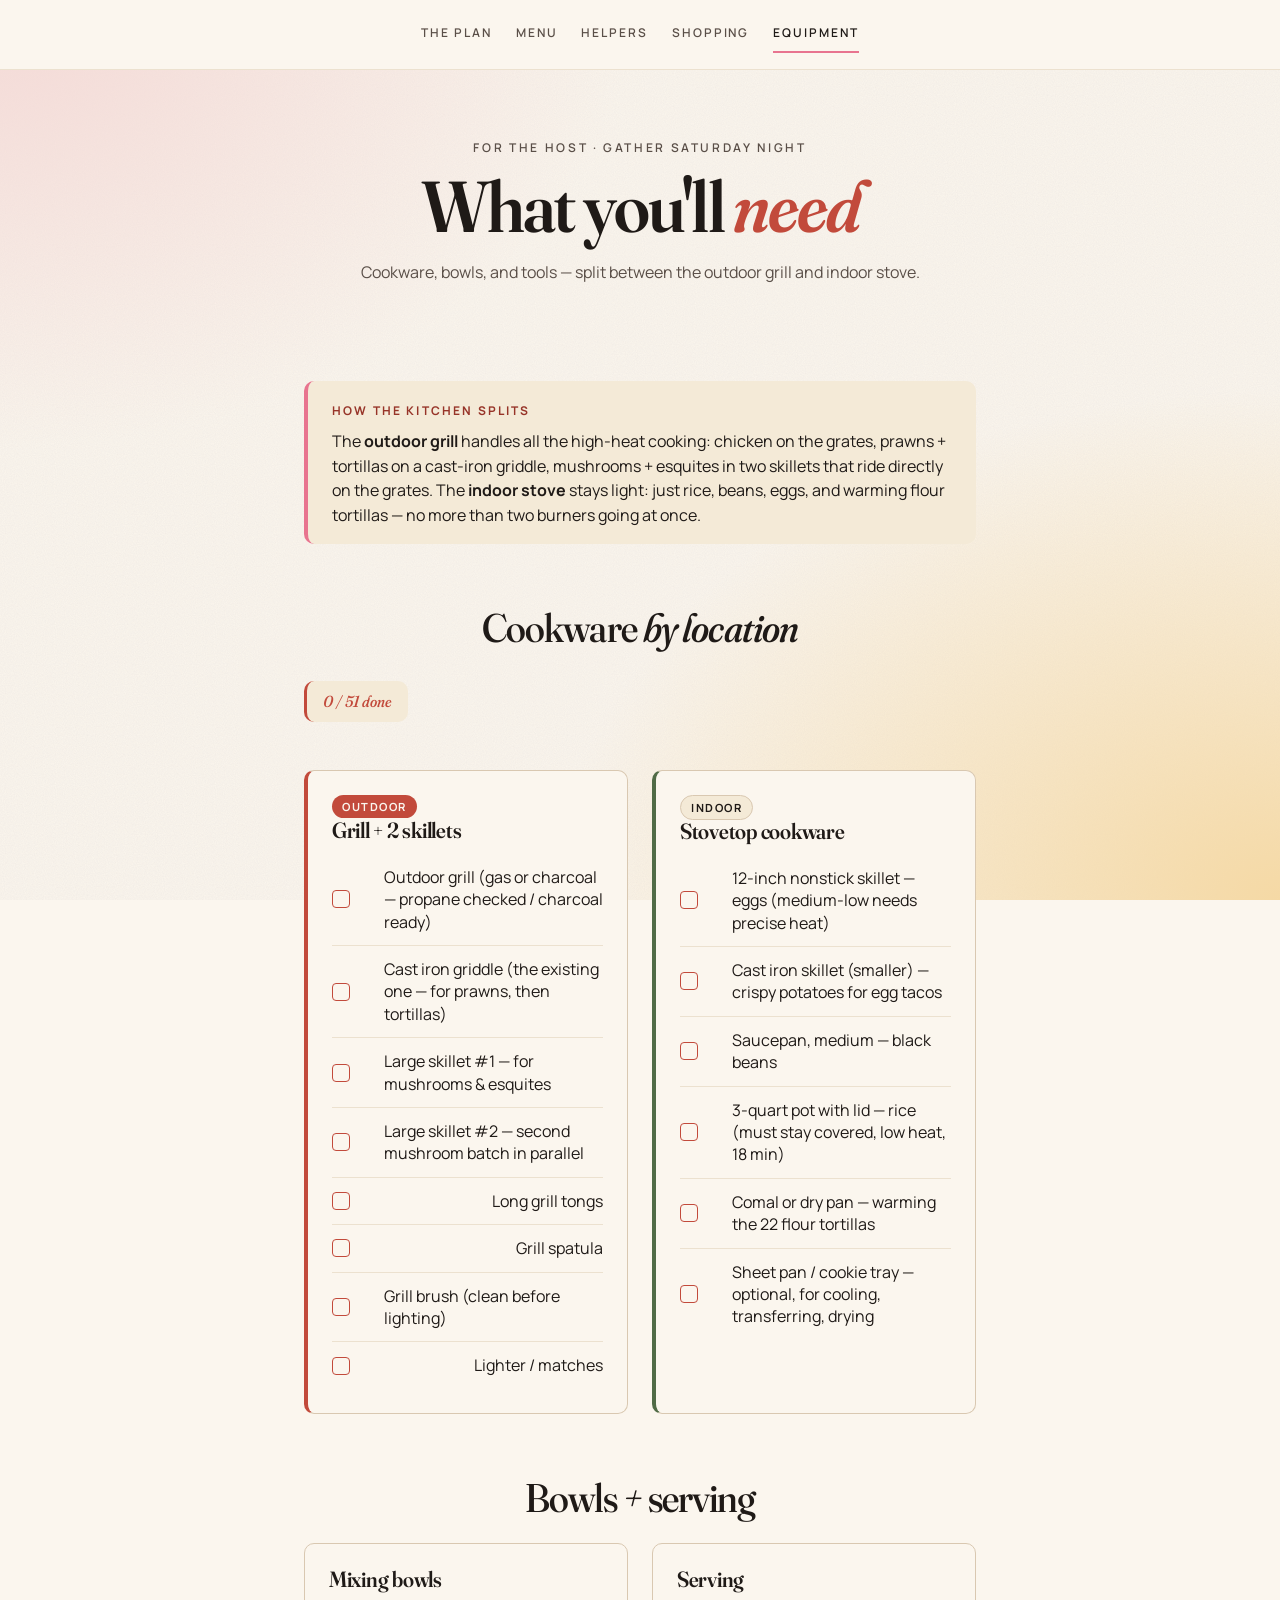
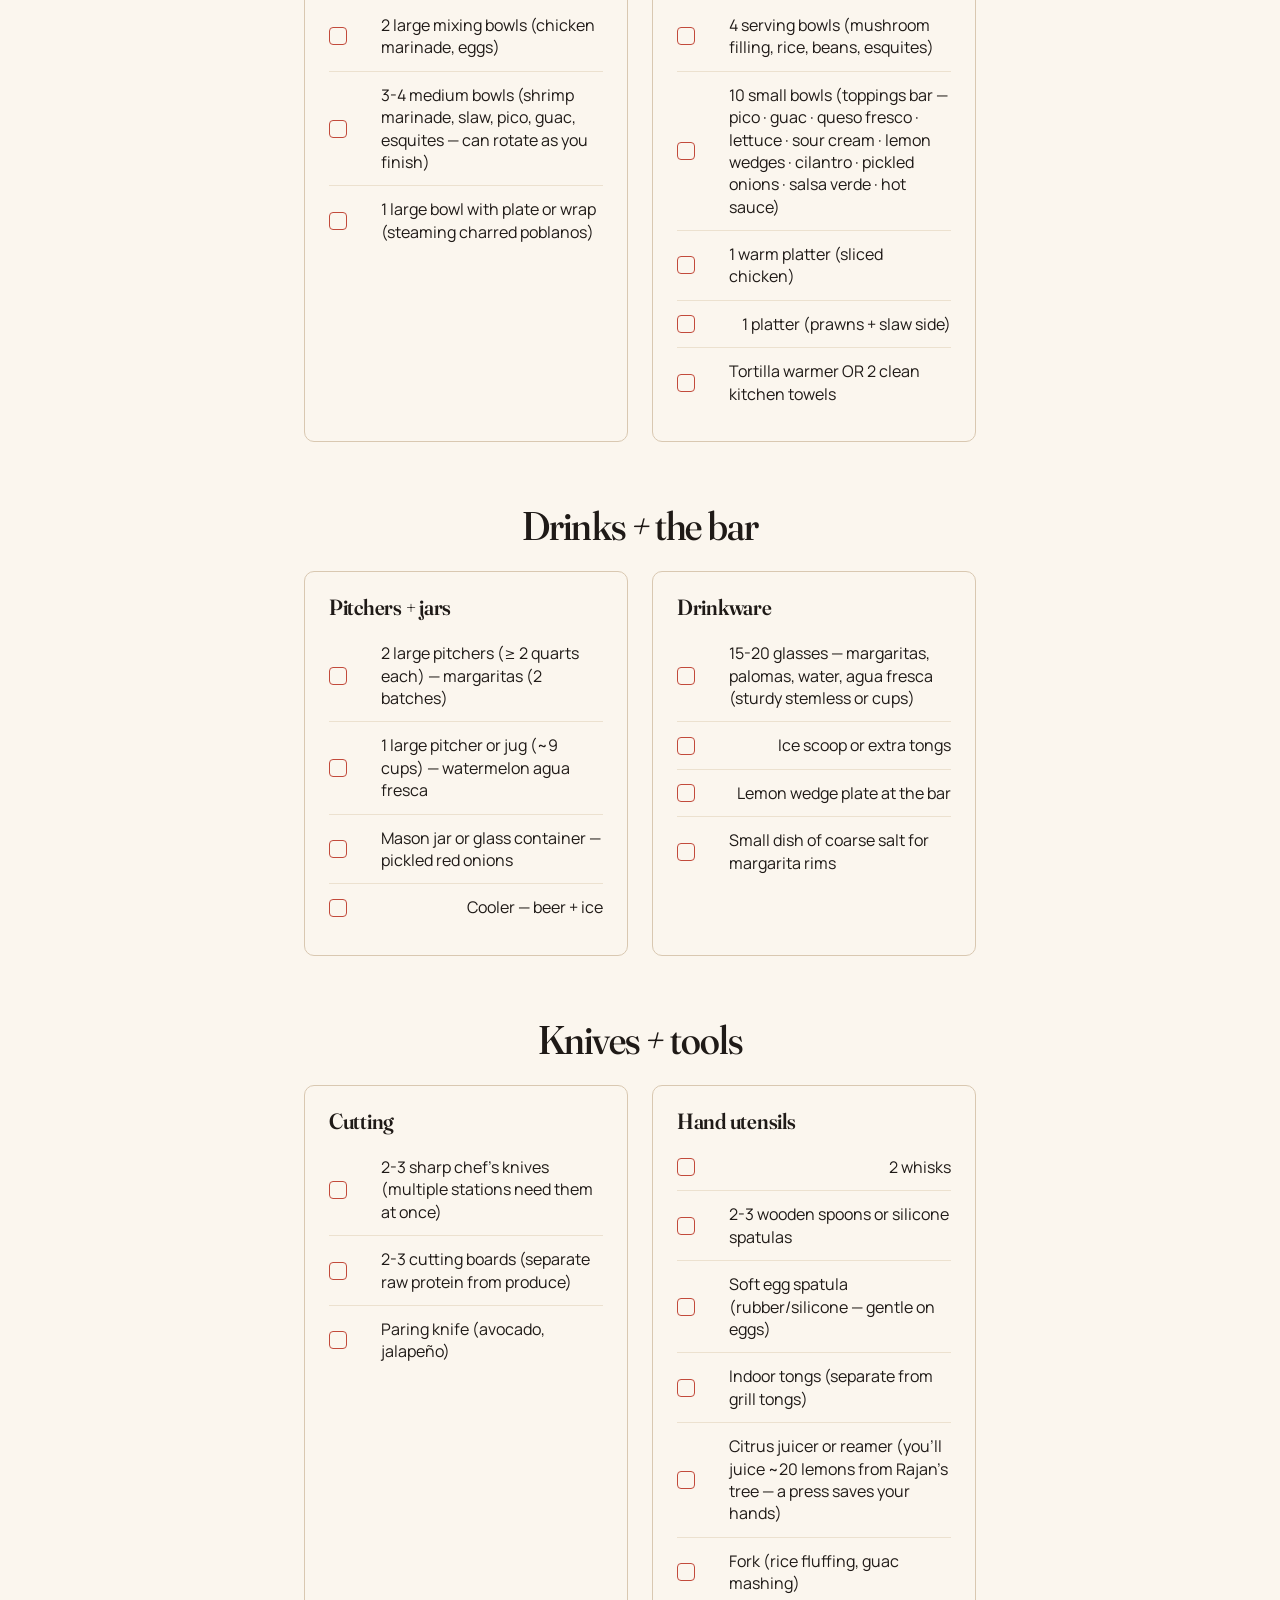
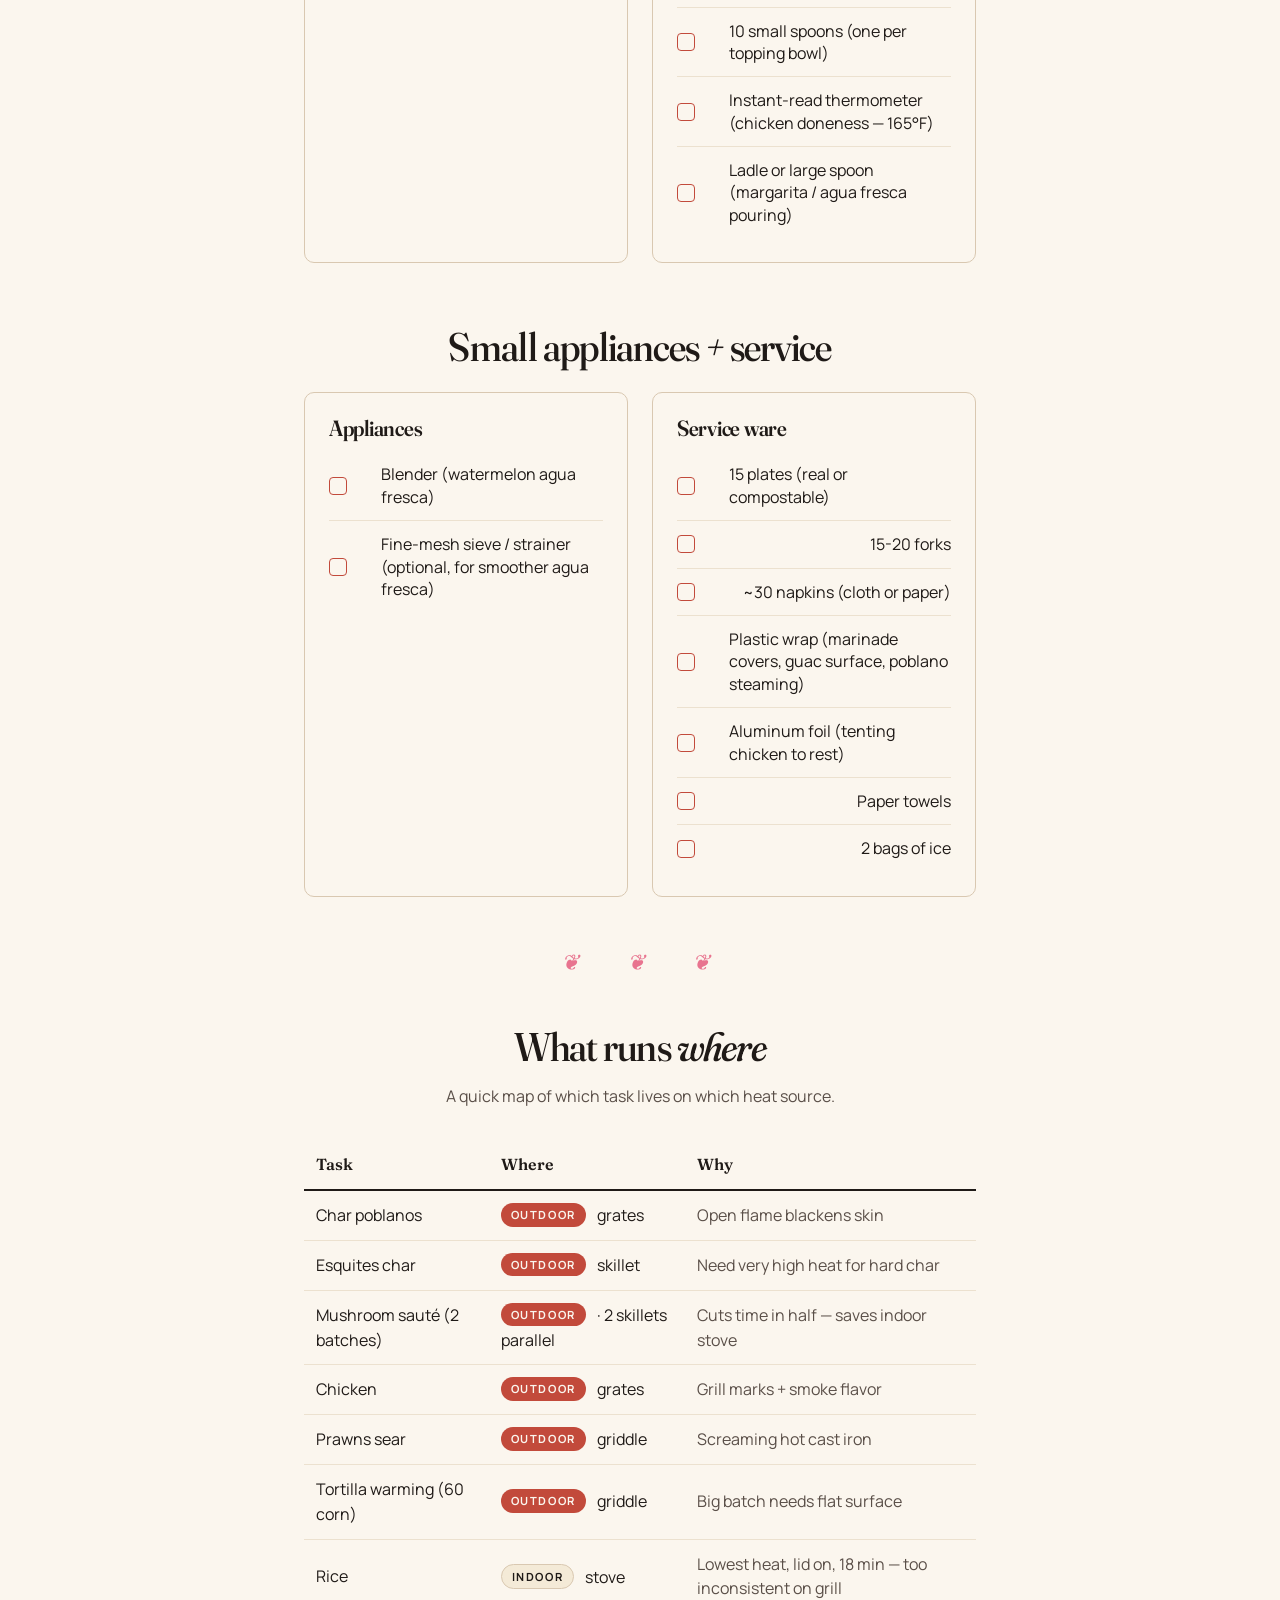
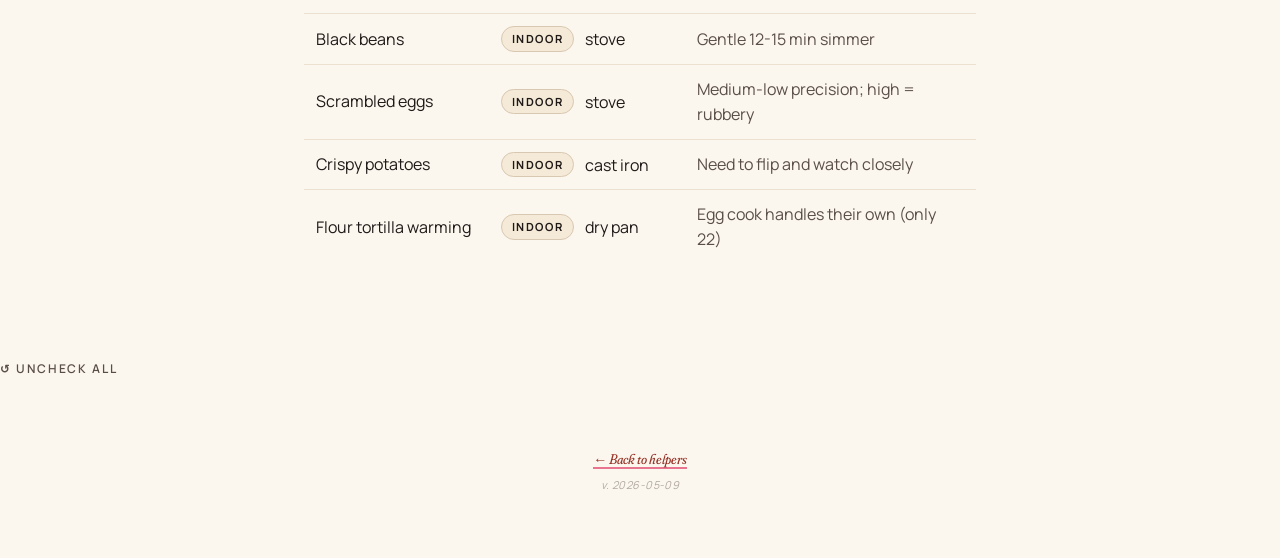
<file: equipment.html>
<!doctype html>
<html lang="en">
<head>
  <meta charset="utf-8">
  <meta name="viewport" content="width=device-width, initial-scale=1">
  <meta http-equiv="Cache-Control" content="no-cache, no-store, must-revalidate">
  <meta http-equiv="Pragma" content="no-cache">
  <meta http-equiv="Expires" content="0">
  <title>Equipment · Mother's Day Brunch</title>
  <link rel="preconnect" href="https://fonts.googleapis.com">
  <link rel="preconnect" href="https://fonts.gstatic.com" crossorigin>
  <link href="https://fonts.googleapis.com/css2?family=Fraunces:ital,opsz,wght,SOFT@0,9..144,400..700,0..100;1,9..144,400..700,0..100&family=Manrope:wght@400;500;600;700;800&display=swap" rel="stylesheet">
  <link rel="stylesheet" href="assets/css/site.css?v=2026-05-09b">
</head>
<body>

  <nav class="site-nav">
    <a href="index.html">The Plan</a>
    <a href="menu.html">Menu</a>
    <a href="helpers.html">Helpers</a>
    <a href="shopping.html">Shopping</a>
    <a href="equipment.html" class="active">Equipment</a>
  </nav>

  <header class="page-hero">
    <div class="container">
      <span class="eyebrow">For the host · gather Saturday night</span>
      <h1>What you'll <em>need</em></h1>
      <p class="meta">Cookware, bowls, and tools — split between the outdoor grill and indoor stove.</p>
    </div>
  </header>

  <main data-checklist-section="equipment">
    <section class="container">

      <div class="callout" style="border-left-color: var(--rose);">
        <h4>How the kitchen splits</h4>
        <p style="margin: 0;">The <strong>outdoor grill</strong> handles all the high-heat cooking: chicken on the grates, prawns + tortillas on a cast-iron griddle, mushrooms + esquites in two skillets that ride directly on the grates. The <strong>indoor stove</strong> stays light: just rice, beans, eggs, and warming flour tortillas — no more than two burners going at once.</p>
      </div>

      <h2 style="margin-top: var(--s8); text-align: center;">Cookware <em>by location</em></h2>

      <div class="equipment-grid" style="margin-top: var(--s5);">

        <div class="equipment-card outdoor">
          <span class="where where-outdoor">Outdoor</span>
          <h3>Grill + 2 skillets</h3>
          <ul class="checklist">
            <li><span></span><span>Outdoor grill (gas or charcoal — propane checked / charcoal ready)</span></li>
            <li><span></span><span>Cast iron griddle (the existing one — for prawns, then tortillas)</span></li>
            <li><span></span><span>Large skillet #1 — for mushrooms & esquites</span></li>
            <li><span></span><span>Large skillet #2 — second mushroom batch in parallel</span></li>
            <li><span></span><span>Long grill tongs</span></li>
            <li><span></span><span>Grill spatula</span></li>
            <li><span></span><span>Grill brush (clean before lighting)</span></li>
            <li><span></span><span>Lighter / matches</span></li>
          </ul>
        </div>

        <div class="equipment-card indoor">
          <span class="where where-indoor">Indoor</span>
          <h3>Stovetop cookware</h3>
          <ul class="checklist">
            <li><span></span><span>12-inch nonstick skillet — eggs (medium-low needs precise heat)</span></li>
            <li><span></span><span>Cast iron skillet (smaller) — crispy potatoes for egg tacos</span></li>
            <li><span></span><span>Saucepan, medium — black beans</span></li>
            <li><span></span><span>3-quart pot with lid — rice (must stay covered, low heat, 18 min)</span></li>
            <li><span></span><span>Comal or dry pan — warming the 22 flour tortillas</span></li>
            <li><span></span><span>Sheet pan / cookie tray — optional, for cooling, transferring, drying</span></li>
          </ul>
        </div>
      </div>

      <h2 style="margin-top: var(--s8); text-align: center;">Bowls <em>+</em> serving</h2>

      <div class="equipment-grid" style="margin-top: var(--s5);">
        <div class="equipment-card">
          <h3>Mixing bowls</h3>
          <ul class="checklist">
            <li><span></span><span>2 large mixing bowls (chicken marinade, eggs)</span></li>
            <li><span></span><span>3-4 medium bowls (shrimp marinade, slaw, pico, guac, esquites — can rotate as you finish)</span></li>
            <li><span></span><span>1 large bowl with plate or wrap (steaming charred poblanos)</span></li>
          </ul>
        </div>

        <div class="equipment-card">
          <h3>Serving</h3>
          <ul class="checklist">
            <li><span></span><span>4 serving bowls (mushroom filling, rice, beans, esquites)</span></li>
            <li><span></span><span>10 small bowls (toppings bar — pico · guac · queso fresco · lettuce · sour cream · lemon wedges · cilantro · pickled onions · salsa verde · hot sauce)</span></li>
            <li><span></span><span>1 warm platter (sliced chicken)</span></li>
            <li><span></span><span>1 platter (prawns + slaw side)</span></li>
            <li><span></span><span>Tortilla warmer OR 2 clean kitchen towels</span></li>
          </ul>
        </div>
      </div>

      <h2 style="margin-top: var(--s8); text-align: center;">Drinks <em>+</em> the bar</h2>

      <div class="equipment-grid" style="margin-top: var(--s5);">
        <div class="equipment-card">
          <h3>Pitchers + jars</h3>
          <ul class="checklist">
            <li><span></span><span>2 large pitchers (≥ 2 quarts each) — margaritas (2 batches)</span></li>
            <li><span></span><span>1 large pitcher or jug (~9 cups) — watermelon agua fresca</span></li>
            <li><span></span><span>Mason jar or glass container — pickled red onions</span></li>
            <li><span></span><span>Cooler — beer + ice</span></li>
          </ul>
        </div>

        <div class="equipment-card">
          <h3>Drinkware</h3>
          <ul class="checklist">
            <li><span></span><span>15-20 glasses — margaritas, palomas, water, agua fresca (sturdy stemless or cups)</span></li>
            <li><span></span><span>Ice scoop or extra tongs</span></li>
            <li><span></span><span>Lemon wedge plate at the bar</span></li>
            <li><span></span><span>Small dish of coarse salt for margarita rims</span></li>
          </ul>
        </div>
      </div>

      <h2 style="margin-top: var(--s8); text-align: center;">Knives <em>+</em> tools</h2>

      <div class="equipment-grid" style="margin-top: var(--s5);">
        <div class="equipment-card">
          <h3>Cutting</h3>
          <ul class="checklist">
            <li><span></span><span>2-3 sharp chef's knives (multiple stations need them at once)</span></li>
            <li><span></span><span>2-3 cutting boards (separate raw protein from produce)</span></li>
            <li><span></span><span>Paring knife (avocado, jalapeño)</span></li>
          </ul>
        </div>

        <div class="equipment-card">
          <h3>Hand utensils</h3>
          <ul class="checklist">
            <li><span></span><span>2 whisks</span></li>
            <li><span></span><span>2-3 wooden spoons or silicone spatulas</span></li>
            <li><span></span><span>Soft egg spatula (rubber/silicone — gentle on eggs)</span></li>
            <li><span></span><span>Indoor tongs (separate from grill tongs)</span></li>
            <li><span></span><span>Citrus juicer or reamer (you'll juice ~20 lemons from Rajan's tree — a press saves your hands)</span></li>
            <li><span></span><span>Fork (rice fluffing, guac mashing)</span></li>
            <li><span></span><span>10 small spoons (one per topping bowl)</span></li>
            <li><span></span><span>Instant-read thermometer (chicken doneness — 165°F)</span></li>
            <li><span></span><span>Ladle or large spoon (margarita / agua fresca pouring)</span></li>
          </ul>
        </div>
      </div>

      <h2 style="margin-top: var(--s8); text-align: center;">Small appliances <em>+</em> service</h2>

      <div class="equipment-grid" style="margin-top: var(--s5);">
        <div class="equipment-card">
          <h3>Appliances</h3>
          <ul class="checklist">
            <li><span></span><span>Blender (watermelon agua fresca)</span></li>
            <li><span></span><span>Fine-mesh sieve / strainer (optional, for smoother agua fresca)</span></li>
          </ul>
        </div>

        <div class="equipment-card">
          <h3>Service ware</h3>
          <ul class="checklist">
            <li><span></span><span>15 plates (real or compostable)</span></li>
            <li><span></span><span>15-20 forks</span></li>
            <li><span></span><span>~30 napkins (cloth or paper)</span></li>
            <li><span></span><span>Plastic wrap (marinade covers, guac surface, poblano steaming)</span></li>
            <li><span></span><span>Aluminum foil (tenting chicken to rest)</span></li>
            <li><span></span><span>Paper towels</span></li>
            <li><span></span><span>2 bags of ice</span></li>
          </ul>
        </div>
      </div>

      <div class="divider">❦ &nbsp; ❦ &nbsp; ❦</div>

      <h2 style="text-align: center;">What runs <em>where</em></h2>
      <p style="text-align: center; color: var(--ink-soft); margin-bottom: var(--s6);">A quick map of which task lives on which heat source.</p>

      <table style="width: 100%; border-collapse: collapse; font-size: var(--fs-md); margin-bottom: var(--s8);">
        <thead>
          <tr style="border-bottom: 2px solid var(--ink);">
            <th style="text-align: left; padding: var(--s3); font-family: var(--display); font-weight: 600;">Task</th>
            <th style="text-align: left; padding: var(--s3); font-family: var(--display); font-weight: 600;">Where</th>
            <th style="text-align: left; padding: var(--s3); font-family: var(--display); font-weight: 600;">Why</th>
          </tr>
        </thead>
        <tbody>
          <tr style="border-bottom: 1px solid var(--line-soft);"><td style="padding: var(--s3);">Char poblanos</td><td style="padding: var(--s3);"><span class="where where-outdoor">Outdoor</span> grates</td><td style="padding: var(--s3); color: var(--ink-soft);">Open flame blackens skin</td></tr>
          <tr style="border-bottom: 1px solid var(--line-soft);"><td style="padding: var(--s3);">Esquites char</td><td style="padding: var(--s3);"><span class="where where-outdoor">Outdoor</span> skillet</td><td style="padding: var(--s3); color: var(--ink-soft);">Need very high heat for hard char</td></tr>
          <tr style="border-bottom: 1px solid var(--line-soft);"><td style="padding: var(--s3);">Mushroom sauté (2 batches)</td><td style="padding: var(--s3);"><span class="where where-outdoor">Outdoor</span> · 2 skillets parallel</td><td style="padding: var(--s3); color: var(--ink-soft);">Cuts time in half — saves indoor stove</td></tr>
          <tr style="border-bottom: 1px solid var(--line-soft);"><td style="padding: var(--s3);">Chicken</td><td style="padding: var(--s3);"><span class="where where-outdoor">Outdoor</span> grates</td><td style="padding: var(--s3); color: var(--ink-soft);">Grill marks + smoke flavor</td></tr>
          <tr style="border-bottom: 1px solid var(--line-soft);"><td style="padding: var(--s3);">Prawns sear</td><td style="padding: var(--s3);"><span class="where where-outdoor">Outdoor</span> griddle</td><td style="padding: var(--s3); color: var(--ink-soft);">Screaming hot cast iron</td></tr>
          <tr style="border-bottom: 1px solid var(--line-soft);"><td style="padding: var(--s3);">Tortilla warming (60 corn)</td><td style="padding: var(--s3);"><span class="where where-outdoor">Outdoor</span> griddle</td><td style="padding: var(--s3); color: var(--ink-soft);">Big batch needs flat surface</td></tr>
          <tr style="border-bottom: 1px solid var(--line-soft);"><td style="padding: var(--s3);">Rice</td><td style="padding: var(--s3);"><span class="where where-indoor">Indoor</span> stove</td><td style="padding: var(--s3); color: var(--ink-soft);">Lowest heat, lid on, 18 min — too inconsistent on grill</td></tr>
          <tr style="border-bottom: 1px solid var(--line-soft);"><td style="padding: var(--s3);">Black beans</td><td style="padding: var(--s3);"><span class="where where-indoor">Indoor</span> stove</td><td style="padding: var(--s3); color: var(--ink-soft);">Gentle 12-15 min simmer</td></tr>
          <tr style="border-bottom: 1px solid var(--line-soft);"><td style="padding: var(--s3);">Scrambled eggs</td><td style="padding: var(--s3);"><span class="where where-indoor">Indoor</span> stove</td><td style="padding: var(--s3); color: var(--ink-soft);">Medium-low precision; high = rubbery</td></tr>
          <tr style="border-bottom: 1px solid var(--line-soft);"><td style="padding: var(--s3);">Crispy potatoes</td><td style="padding: var(--s3);"><span class="where where-indoor">Indoor</span> cast iron</td><td style="padding: var(--s3); color: var(--ink-soft);">Need to flip and watch closely</td></tr>
          <tr><td style="padding: var(--s3);">Flour tortilla warming</td><td style="padding: var(--s3);"><span class="where where-indoor">Indoor</span> dry pan</td><td style="padding: var(--s3); color: var(--ink-soft);">Egg cook handles their own (only 22)</td></tr>
        </tbody>
      </table>

    </section>
  </main>

  <footer class="site-footer">
    <a href="helpers.html">← Back to helpers</a>
    <div style="margin-top: 0.6em; opacity: 0.45; font-size: 0.78em; font-family: var(--sans); letter-spacing: 0.04em;">v. 2026-05-09</div>
  </footer>

  <script src="assets/js/checklist.js?v=2026-05-09"></script>
</body>
</html>
</file>
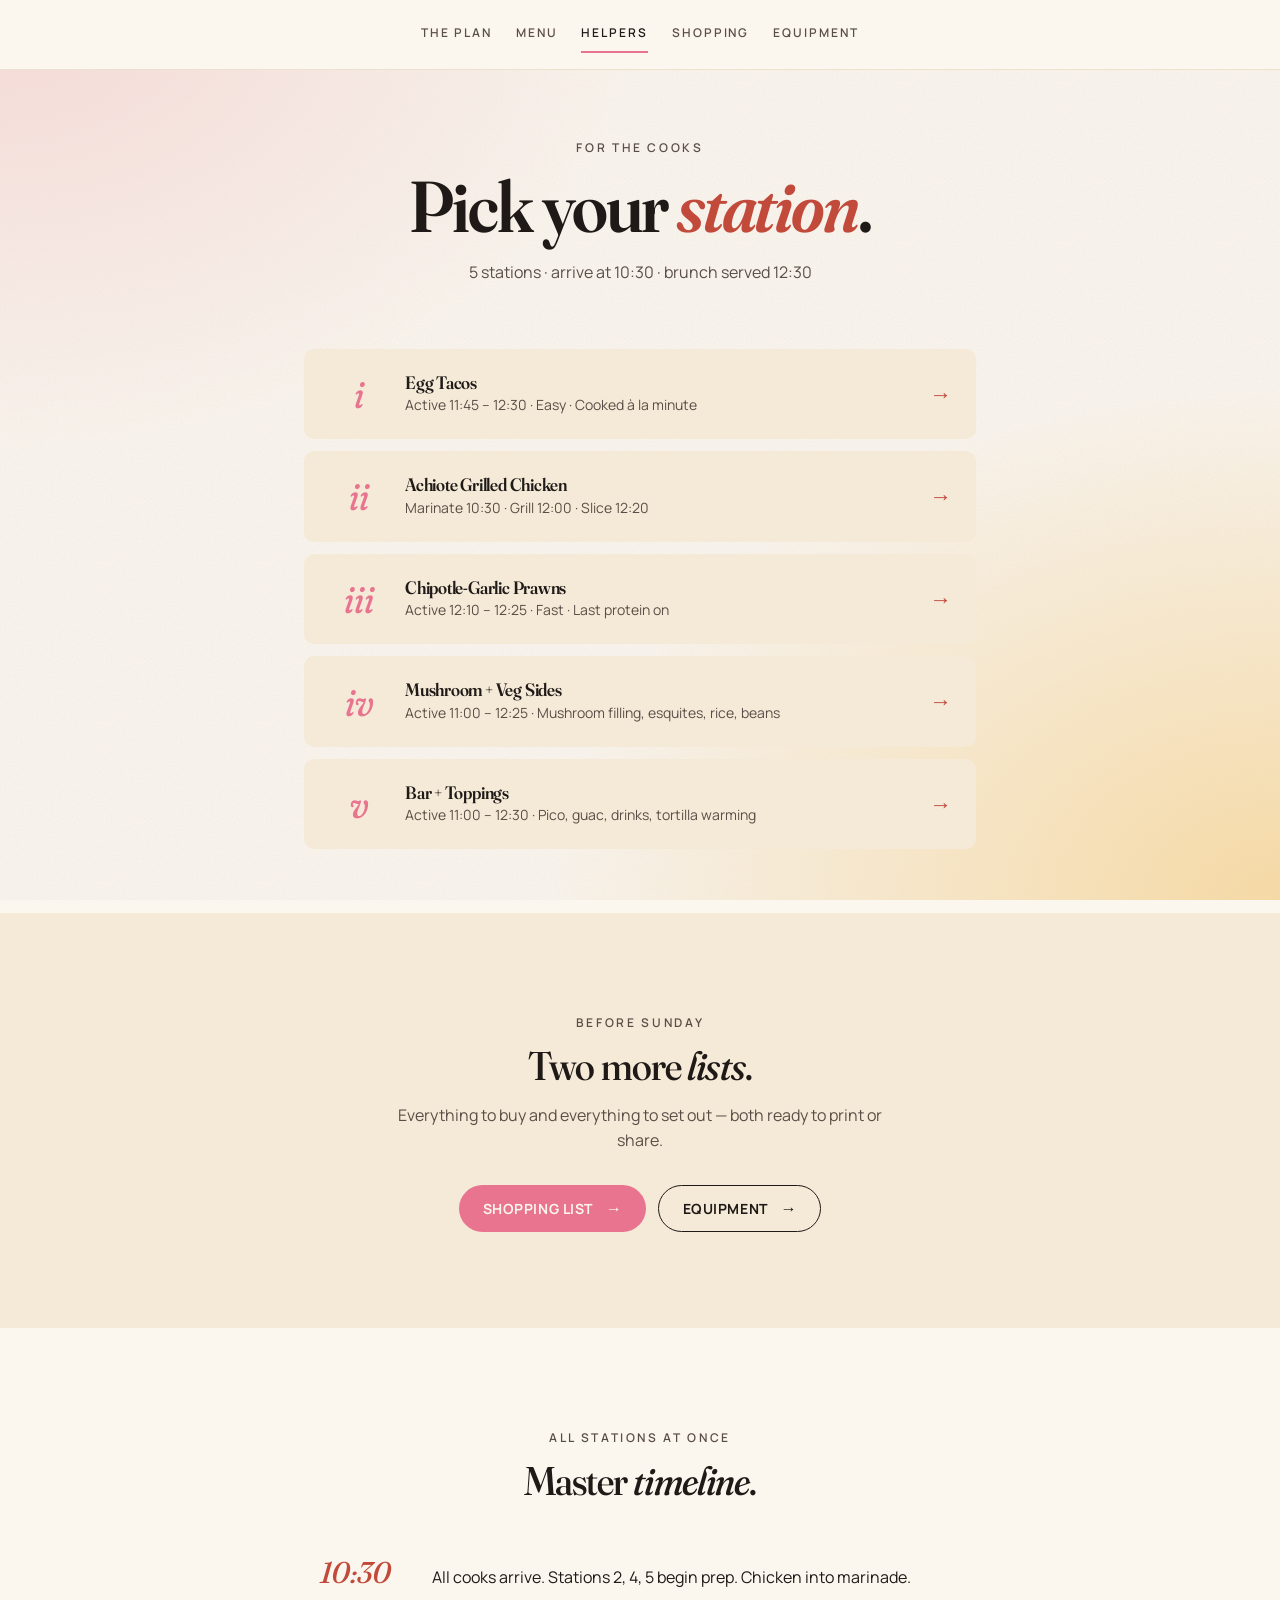
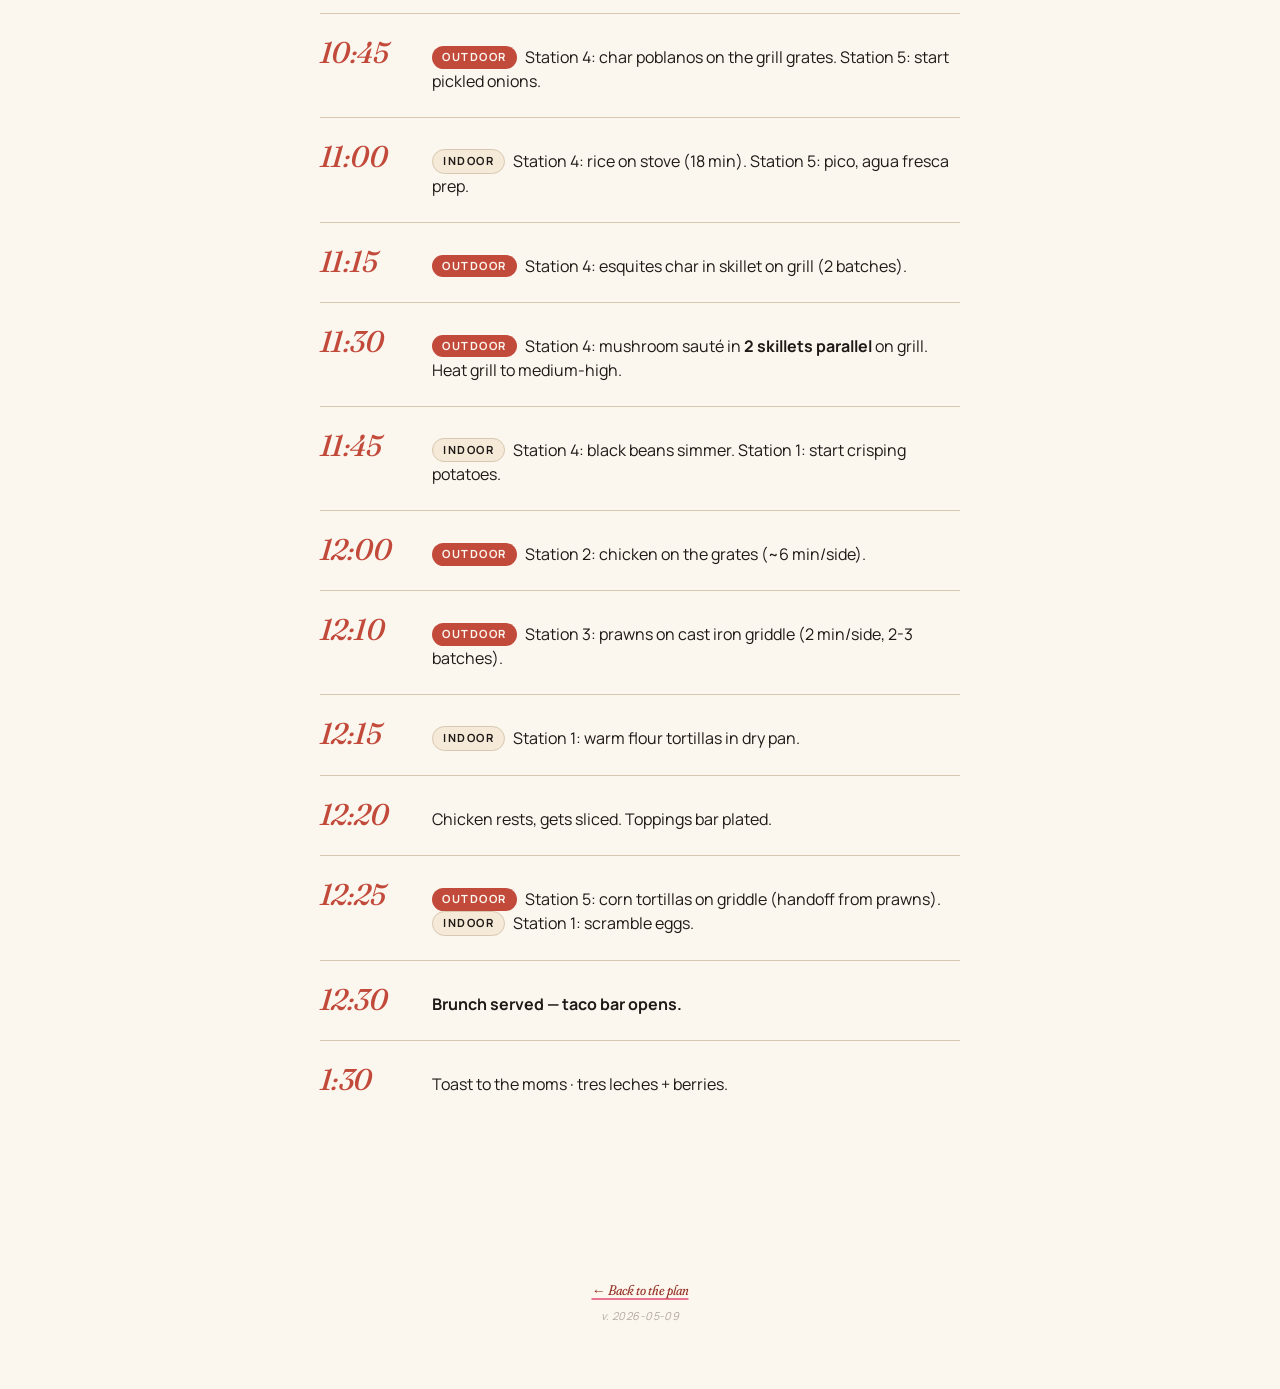
<file: helpers.html>
<!doctype html>
<html lang="en">
<head>
  <meta charset="utf-8">
  <meta name="viewport" content="width=device-width, initial-scale=1">
  <meta http-equiv="Cache-Control" content="no-cache, no-store, must-revalidate">
  <meta http-equiv="Pragma" content="no-cache">
  <meta http-equiv="Expires" content="0">
  <title>Helpers · Mother's Day Brunch</title>
  <link rel="preconnect" href="https://fonts.googleapis.com">
  <link rel="preconnect" href="https://fonts.gstatic.com" crossorigin>
  <link href="https://fonts.googleapis.com/css2?family=Fraunces:ital,opsz,wght,SOFT@0,9..144,400..700,0..100;1,9..144,400..700,0..100&family=Manrope:wght@400;500;600;700;800&display=swap" rel="stylesheet">
  <link rel="stylesheet" href="assets/css/site.css?v=2026-05-09">
</head>
<body>

  <nav class="site-nav">
    <a href="index.html">The Plan</a>
    <a href="menu.html">Menu</a>
    <a href="helpers.html" class="active">Helpers</a>
    <a href="shopping.html">Shopping</a>
    <a href="equipment.html">Equipment</a>
  </nav>

  <header class="page-hero">
    <div class="container">
      <span class="eyebrow">For the cooks</span>
      <h1>Pick your <em>station</em>.</h1>
      <p class="meta">5 stations · arrive at 10:30 · brunch served 12:30</p>
    </div>
  </header>

  <main>
    <section class="container">
      <a class="station-card" href="helpers/station-1-eggs.html">
        <span class="station-num">i</span>
        <div>
          <h3>Egg Tacos</h3>
          <p class="meta">Active 11:45 – 12:30 · Easy · Cooked à la minute</p>
        </div>
        <span class="arrow">→</span>
      </a>
      <a class="station-card" href="helpers/station-2-chicken.html">
        <span class="station-num">ii</span>
        <div>
          <h3>Achiote Grilled Chicken</h3>
          <p class="meta">Marinate 10:30 · Grill 12:00 · Slice 12:20</p>
        </div>
        <span class="arrow">→</span>
      </a>
      <a class="station-card" href="helpers/station-3-prawns.html">
        <span class="station-num">iii</span>
        <div>
          <h3>Chipotle-Garlic Prawns</h3>
          <p class="meta">Active 12:10 – 12:25 · Fast · Last protein on</p>
        </div>
        <span class="arrow">→</span>
      </a>
      <a class="station-card" href="helpers/station-4-veg-sides.html">
        <span class="station-num">iv</span>
        <div>
          <h3>Mushroom + Veg Sides</h3>
          <p class="meta">Active 11:00 – 12:25 · Mushroom filling, esquites, rice, beans</p>
        </div>
        <span class="arrow">→</span>
      </a>
      <a class="station-card" href="helpers/station-5-bar-toppings.html">
        <span class="station-num">v</span>
        <div>
          <h3>Bar + Toppings</h3>
          <p class="meta">Active 11:00 – 12:30 · Pico, guac, drinks, tortilla warming</p>
        </div>
        <span class="arrow">→</span>
      </a>
    </section>

    <section class="band band-cream" style="margin-top: var(--s8);">
      <div class="container">
        <div style="text-align: center; margin-bottom: var(--s6);">
          <span class="eyebrow">Before Sunday</span>
          <h2 style="margin-top: var(--s3);">Two more <em>lists</em>.</h2>
          <p style="color: var(--ink-soft); max-width: 50ch; margin: 0 auto;">Everything to buy and everything to set out — both ready to print or share.</p>
        </div>
        <div style="display: flex; gap: var(--s3); justify-content: center; flex-wrap: wrap;">
          <a class="button button-rose" href="shopping.html">Shopping list <span class="arrow">→</span></a>
          <a class="button button-outline" href="equipment.html">Equipment <span class="arrow">→</span></a>
        </div>
      </div>
    </section>

    <section class="section">
      <div class="container">
        <div style="text-align: center; margin-bottom: var(--s6);">
          <span class="eyebrow">All stations at once</span>
          <h2 style="margin-top: var(--s3);">Master <em>timeline</em>.</h2>
        </div>
        <div class="timeline">
          <div class="timeline-row">
            <div class="timeline-time">10:30</div>
            <div class="timeline-text">All cooks arrive. Stations 2, 4, 5 begin prep. Chicken into marinade.</div>
          </div>
          <div class="timeline-row">
            <div class="timeline-time">10:45</div>
            <div class="timeline-text"><span class="where where-outdoor">Outdoor</span>Station 4: char poblanos on the grill grates. Station 5: start pickled onions.</div>
          </div>
          <div class="timeline-row">
            <div class="timeline-time">11:00</div>
            <div class="timeline-text"><span class="where where-indoor">Indoor</span>Station 4: rice on stove (18 min). Station 5: pico, agua fresca prep.</div>
          </div>
          <div class="timeline-row">
            <div class="timeline-time">11:15</div>
            <div class="timeline-text"><span class="where where-outdoor">Outdoor</span>Station 4: esquites char in skillet on grill (2 batches).</div>
          </div>
          <div class="timeline-row">
            <div class="timeline-time">11:30</div>
            <div class="timeline-text"><span class="where where-outdoor">Outdoor</span>Station 4: mushroom sauté in <strong>2 skillets parallel</strong> on grill. Heat grill to medium-high.</div>
          </div>
          <div class="timeline-row">
            <div class="timeline-time">11:45</div>
            <div class="timeline-text"><span class="where where-indoor">Indoor</span>Station 4: black beans simmer. Station 1: start crisping potatoes.</div>
          </div>
          <div class="timeline-row">
            <div class="timeline-time">12:00</div>
            <div class="timeline-text"><span class="where where-outdoor">Outdoor</span>Station 2: chicken on the grates (~6 min/side).</div>
          </div>
          <div class="timeline-row">
            <div class="timeline-time">12:10</div>
            <div class="timeline-text"><span class="where where-outdoor">Outdoor</span>Station 3: prawns on cast iron griddle (2 min/side, 2-3 batches).</div>
          </div>
          <div class="timeline-row">
            <div class="timeline-time">12:15</div>
            <div class="timeline-text"><span class="where where-indoor">Indoor</span>Station 1: warm flour tortillas in dry pan.</div>
          </div>
          <div class="timeline-row">
            <div class="timeline-time">12:20</div>
            <div class="timeline-text">Chicken rests, gets sliced. Toppings bar plated.</div>
          </div>
          <div class="timeline-row">
            <div class="timeline-time">12:25</div>
            <div class="timeline-text"><span class="where where-outdoor">Outdoor</span>Station 5: corn tortillas on griddle (handoff from prawns). <span class="where where-indoor">Indoor</span>Station 1: scramble eggs.</div>
          </div>
          <div class="timeline-row">
            <div class="timeline-time">12:30</div>
            <div class="timeline-text"><strong>Brunch served — taco bar opens.</strong></div>
          </div>
          <div class="timeline-row">
            <div class="timeline-time">1:30</div>
            <div class="timeline-text">Toast to the moms · tres leches + berries.</div>
          </div>
        </div>
      </div>
    </section>
  </main>

  <footer class="site-footer">
    <a href="index.html">← Back to the plan</a>
    <div style="margin-top: 0.6em; opacity: 0.45; font-size: 0.78em; font-family: var(--sans); letter-spacing: 0.04em;">v. 2026-05-09</div>
  </footer>
</body>
</html>
</file>
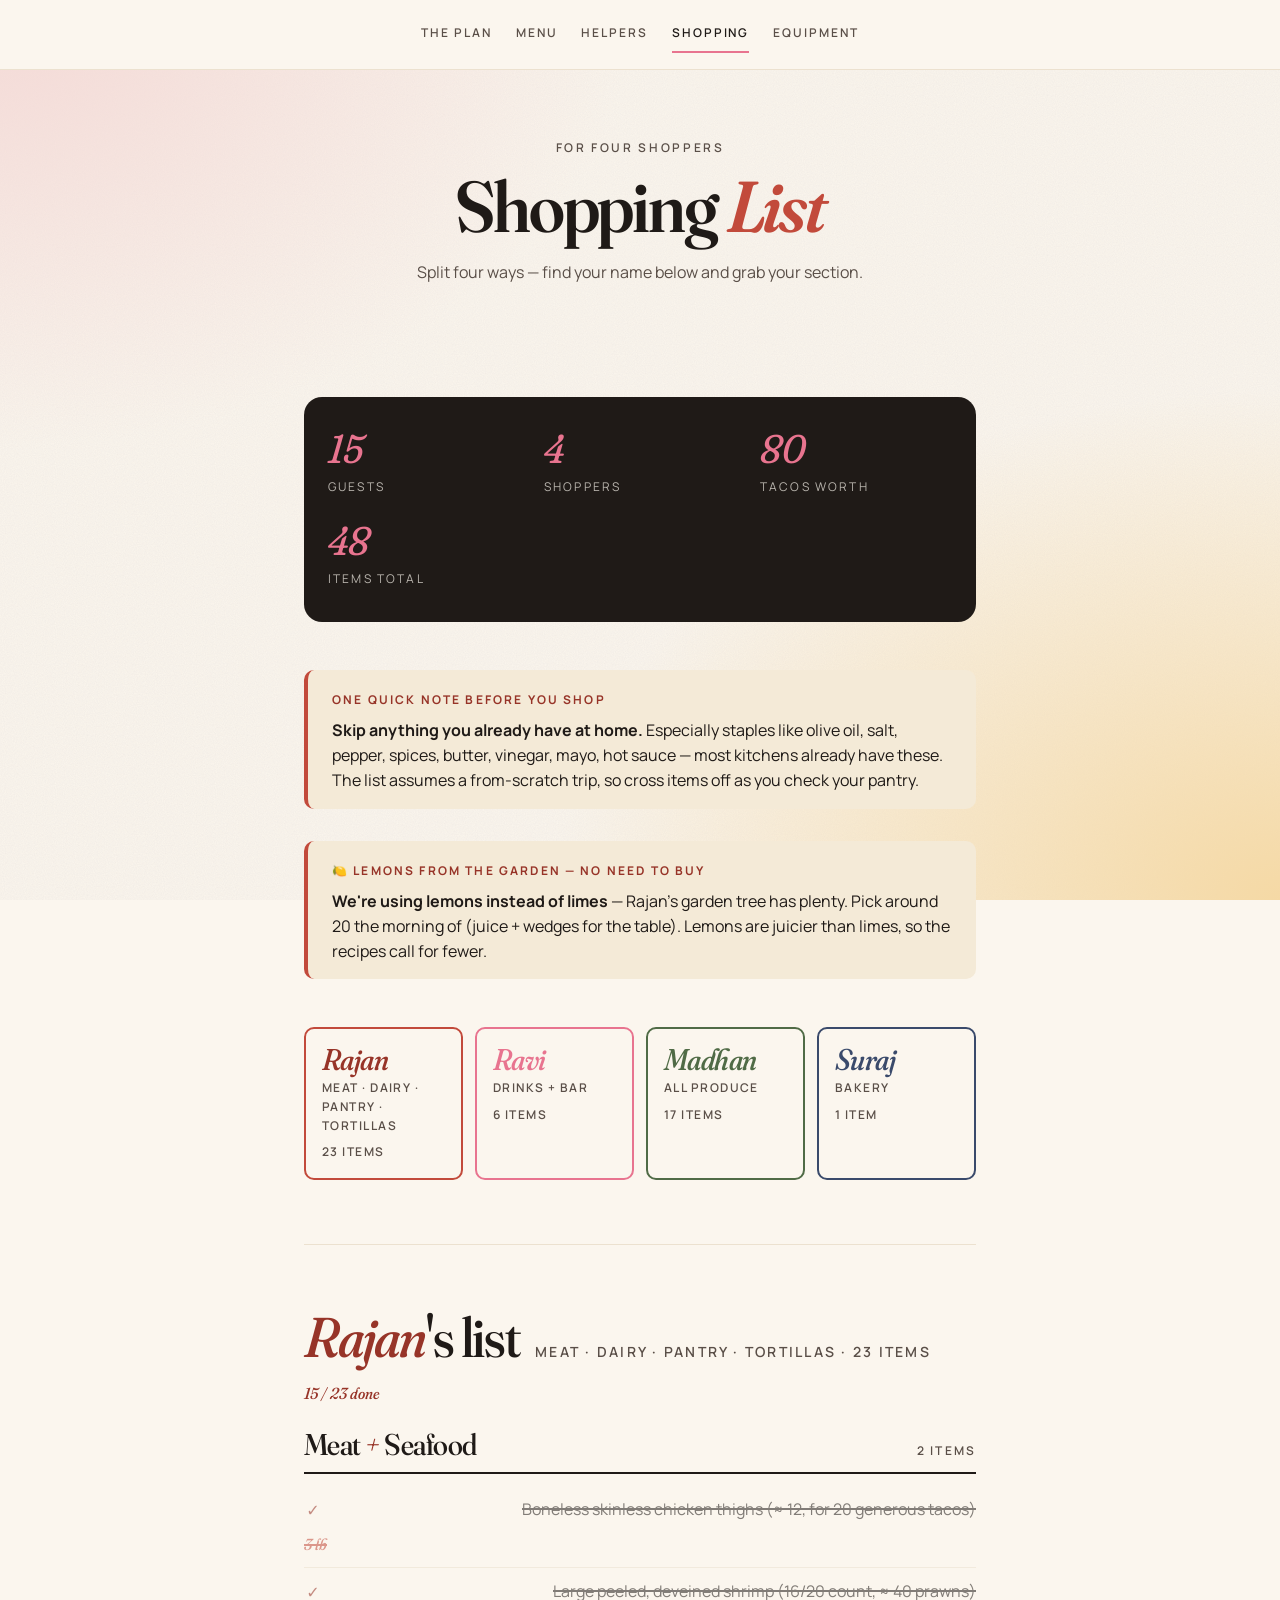
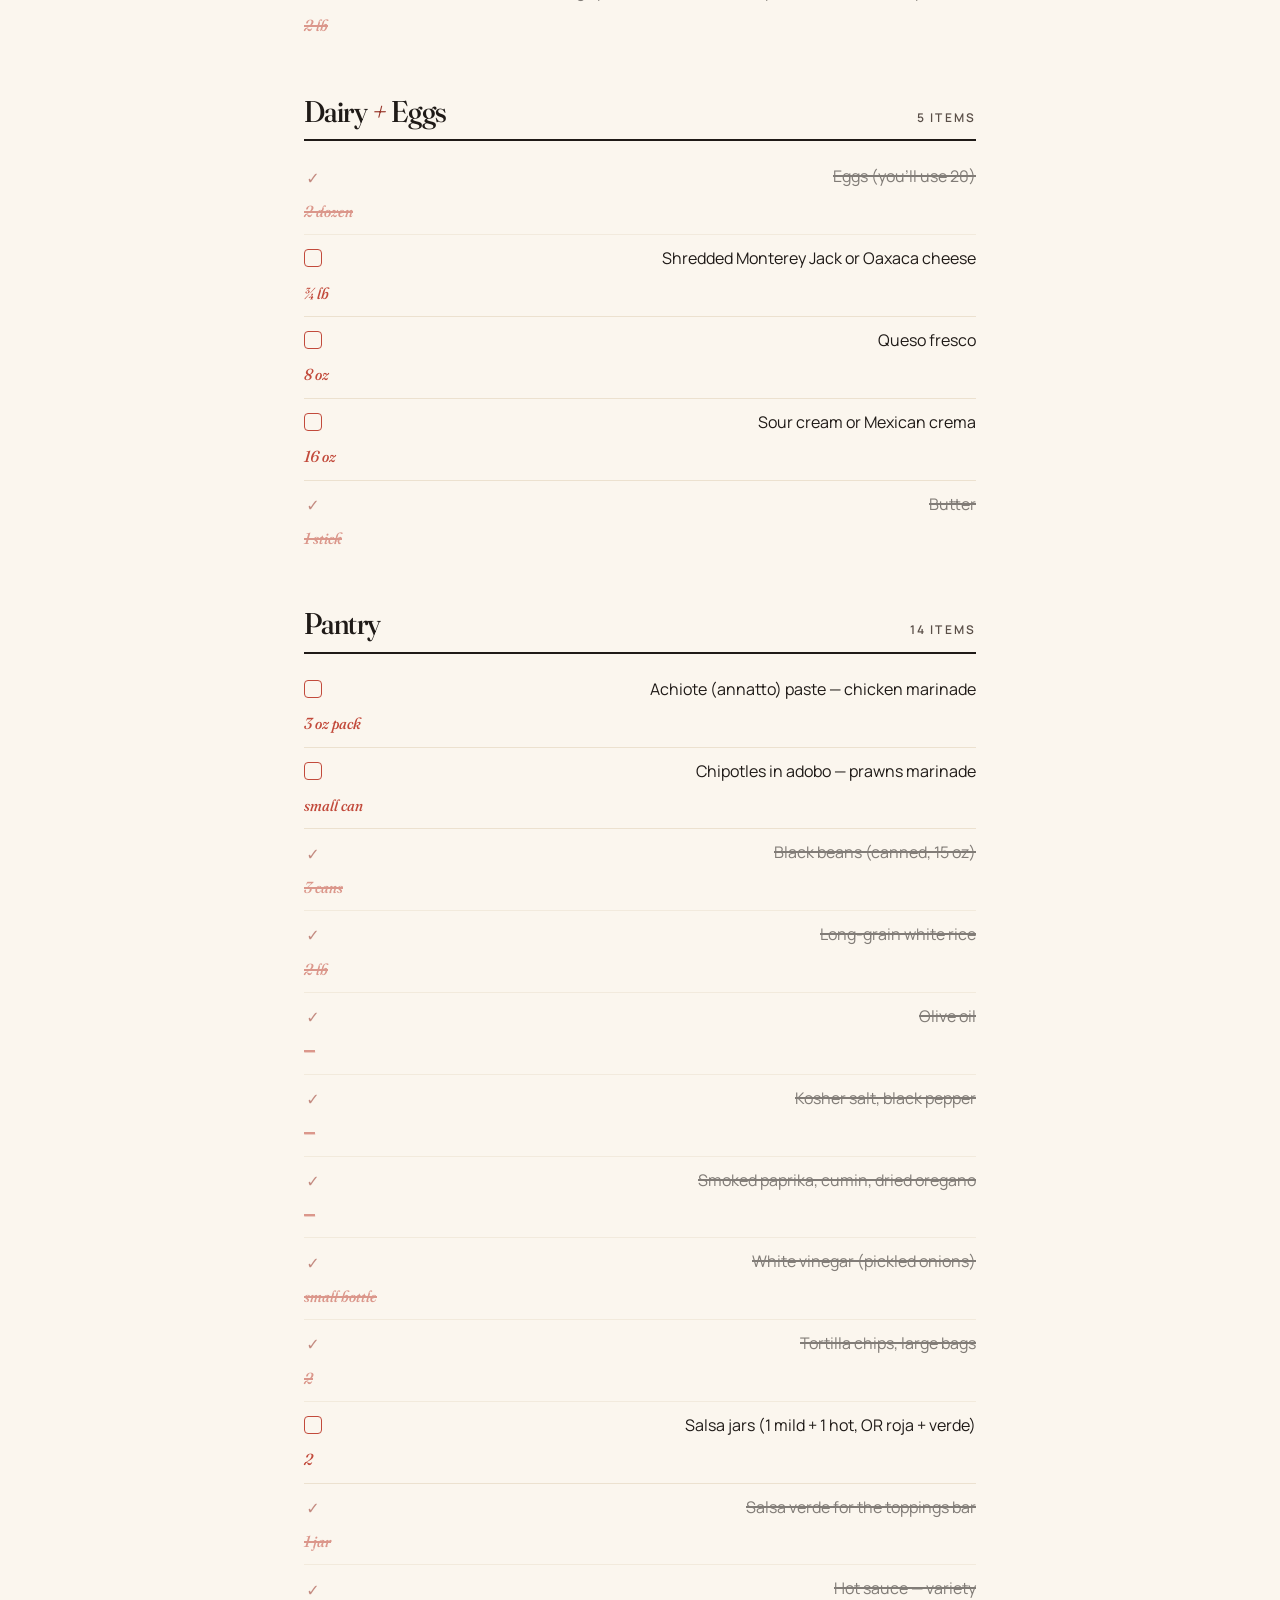
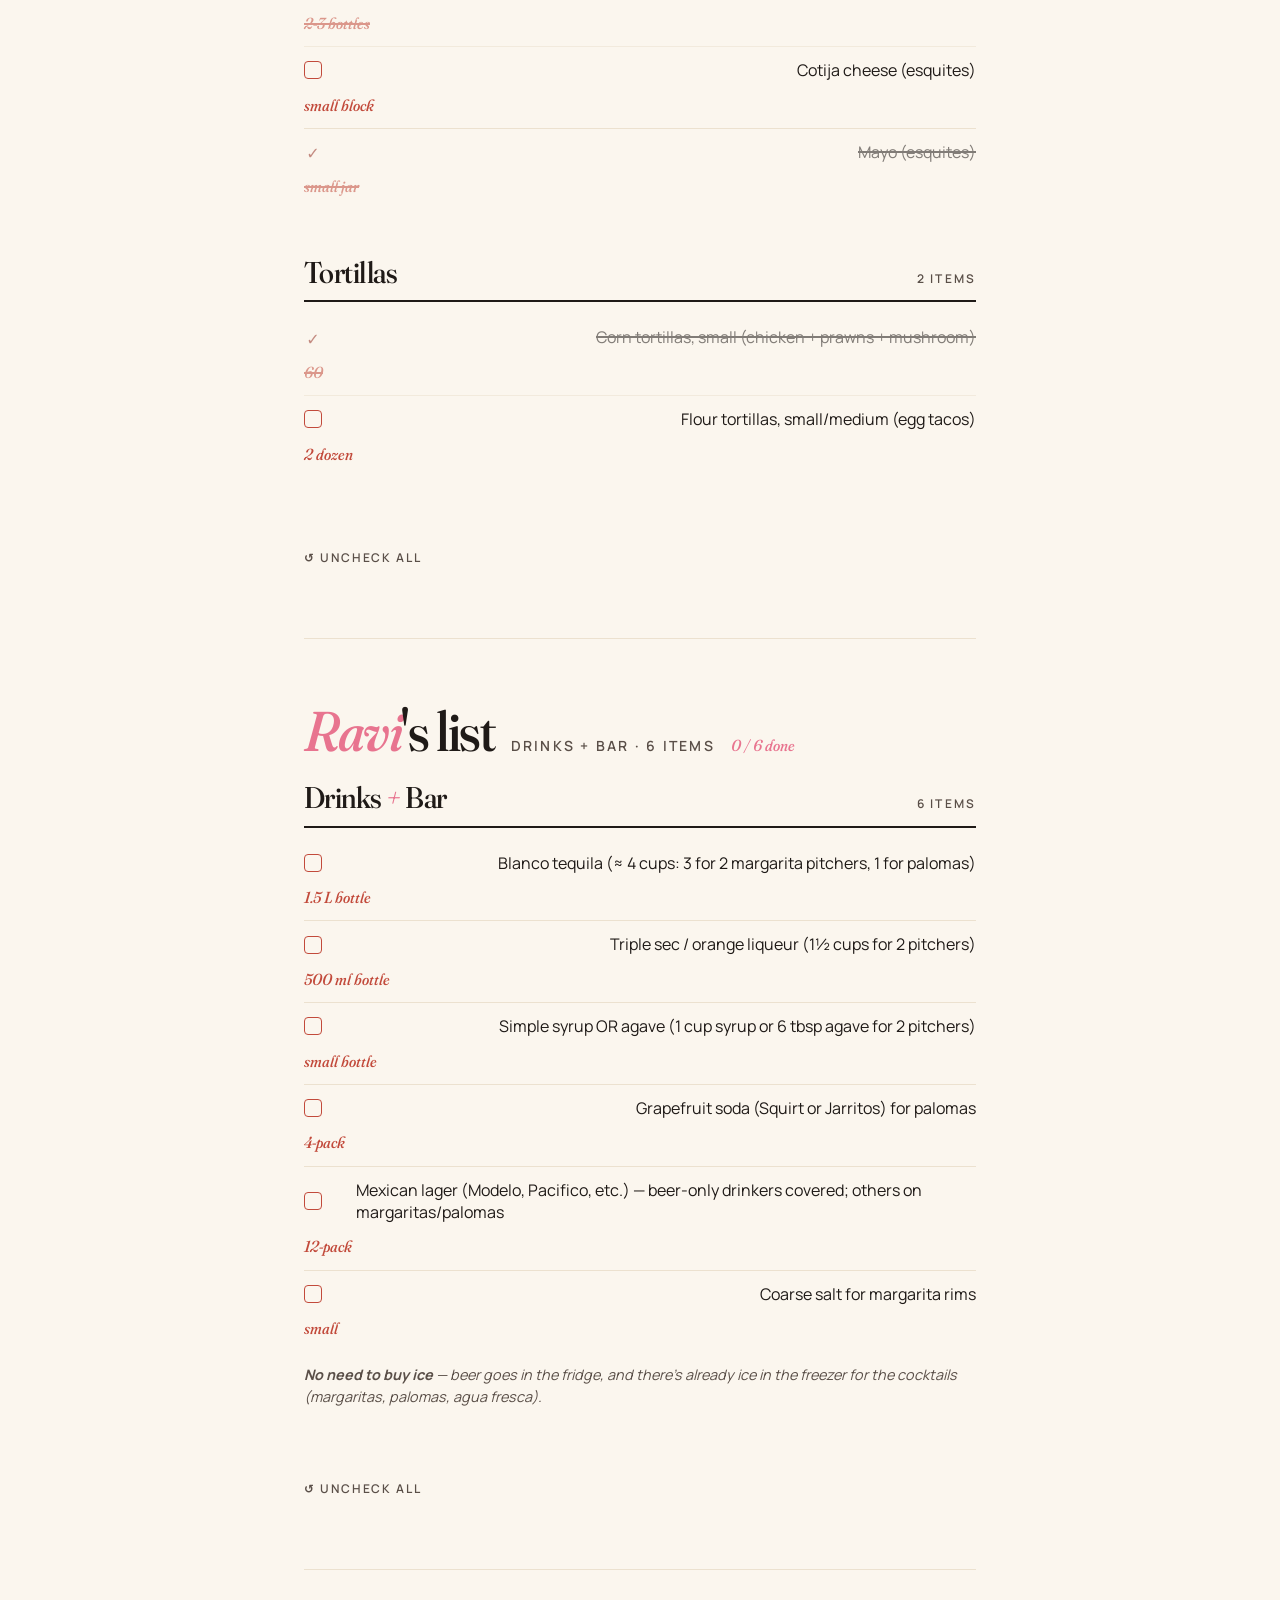
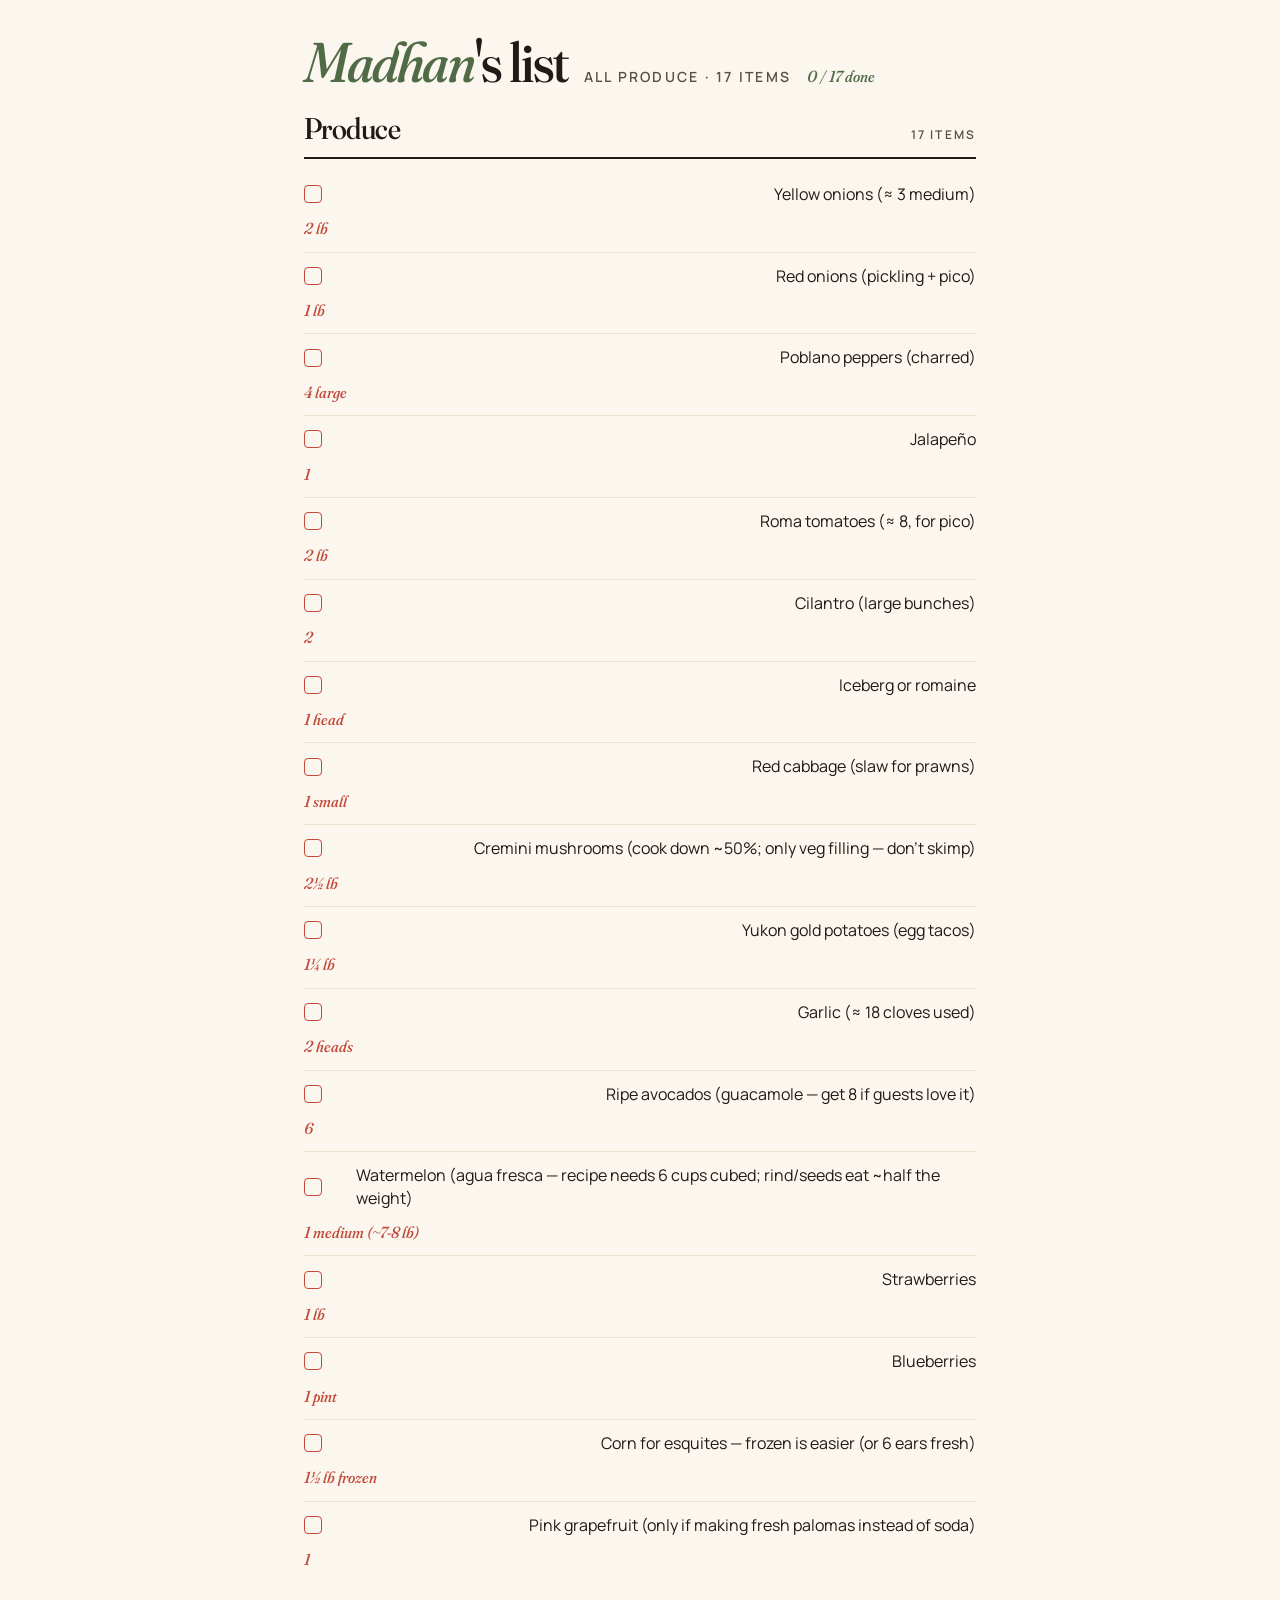
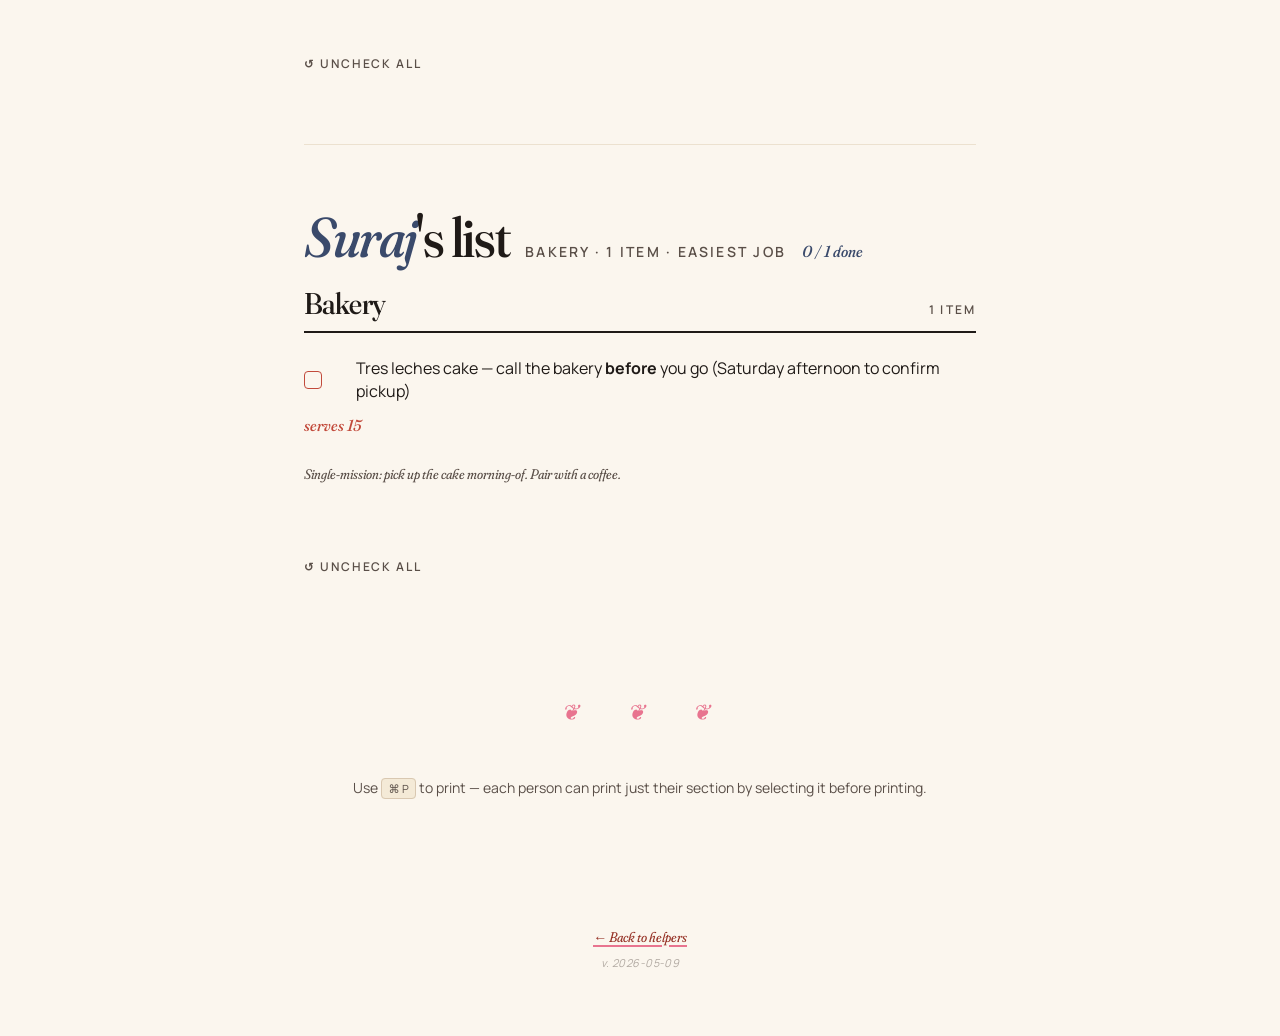
<file: shopping.html>
<!doctype html>
<html lang="en">
<head>
  <meta charset="utf-8">
  <meta name="viewport" content="width=device-width, initial-scale=1">
  <meta http-equiv="Cache-Control" content="no-cache, no-store, must-revalidate">
  <meta http-equiv="Pragma" content="no-cache">
  <meta http-equiv="Expires" content="0">
  <title>Shopping List · Mother's Day Brunch</title>
  <link rel="preconnect" href="https://fonts.googleapis.com">
  <link rel="preconnect" href="https://fonts.gstatic.com" crossorigin>
  <link href="https://fonts.googleapis.com/css2?family=Fraunces:ital,opsz,wght,SOFT@0,9..144,400..700,0..100;1,9..144,400..700,0..100&family=Manrope:wght@400;500;600;700;800&display=swap" rel="stylesheet">
  <link rel="stylesheet" href="assets/css/site.css?v=2026-05-09">
  <style>
    .buyer-jump {
      display: grid;
      grid-template-columns: repeat(2, 1fr);
      gap: var(--s3);
      margin: var(--s7) 0 var(--s8);
    }
    @media (min-width: 720px) { .buyer-jump { grid-template-columns: repeat(4, 1fr); } }
    .buyer-jump a {
      display: block;
      padding: var(--s4);
      background: var(--paper);
      border-radius: var(--r-md);
      text-decoration: none;
      color: var(--ink);
      border: 2px solid transparent;
      transition: all 0.2s ease;
    }
    .buyer-jump a:hover { transform: translateY(-2px); box-shadow: 0 8px 20px -10px rgba(31,26,23,0.25); }
    .buyer-jump .name {
      font-family: var(--display);
      font-size: var(--fs-2xl);
      font-style: italic;
      font-weight: 500;
      letter-spacing: -0.02em;
      margin: 0 0 var(--s1);
      line-height: 1;
      font-variation-settings: "opsz" 144, "SOFT" 60;
    }
    .buyer-jump .what {
      font-size: var(--fs-xs);
      letter-spacing: 0.12em;
      text-transform: uppercase;
      color: var(--ink-soft);
      font-weight: 600;
    }
    .buyer-jump .count {
      font-size: var(--fs-xs);
      letter-spacing: 0.12em;
      text-transform: uppercase;
      color: var(--ink-soft);
      font-weight: 600;
      margin-top: var(--s2);
    }
    .buyer-jump a.c-rajan { border-color: var(--terracotta); }
    .buyer-jump a.c-rajan .name { color: var(--terracotta-deep); }
    .buyer-jump a.c-ravi { border-color: var(--rose); }
    .buyer-jump a.c-ravi .name { color: var(--rose); }
    .buyer-jump a.c-madhan { border-color: var(--sage-deep); }
    .buyer-jump a.c-madhan .name { color: var(--sage-deep); }
    .buyer-jump a.c-suraj { border-color: var(--indigo); }
    .buyer-jump a.c-suraj .name { color: var(--indigo); }

    .buyer-section { padding: var(--s8) 0; border-top: 1px solid var(--line-soft); scroll-margin-top: 80px; }
    .buyer-head {
      display: flex;
      align-items: baseline;
      gap: var(--s4);
      margin-bottom: var(--s5);
      flex-wrap: wrap;
    }
    .buyer-head h2 {
      font-size: clamp(2rem, 6vw, 3.5rem);
      margin: 0;
      letter-spacing: -0.025em;
      line-height: 1;
    }
    .buyer-head h2 em { font-style: italic; }
    .buyer-head .you-buy {
      font-family: var(--sans);
      font-size: var(--fs-sm);
      letter-spacing: 0.16em;
      text-transform: uppercase;
      color: var(--ink-soft);
      font-weight: 600;
    }
    .buyer-section.b-rajan h2 em { color: var(--terracotta-deep); }
    .buyer-section.b-ravi h2 em { color: var(--rose); }
    .buyer-section.b-madhan h2 em { color: var(--sage-deep); }
    .buyer-section.b-suraj h2 em { color: var(--indigo); }

    /* Tappable rows for shopping */
    .checklist li {
      cursor: pointer;
      -webkit-tap-highlight-color: transparent;
      user-select: none;
      transition: opacity 0.15s ease;
    }
    .checklist li:active { opacity: 0.6; }
    .checklist li.checked { opacity: 0.42; }
    .checklist li.checked > span:nth-child(2),
    .checklist li.checked > span.qty {
      text-decoration: line-through;
      text-decoration-thickness: 1.5px;
    }
    .checklist li.checked::before {
      background: var(--terracotta);
      border-color: var(--terracotta);
      color: #fff;
      content: "\2713";
      text-align: center;
      line-height: 18px;
      font-size: 13px;
      font-weight: 700;
      font-family: var(--sans);
    }

    /* Already-bought items: shown for visibility, no checkbox, not tappable */
    .checklist li.bought {
      cursor: default;
      pointer-events: none;
      opacity: 0.55;
    }
    .checklist li.bought > span:nth-child(2),
    .checklist li.bought > span.qty {
      text-decoration: line-through;
      text-decoration-thickness: 1.5px;
    }
    .checklist li.bought::before {
      background: transparent;
      border-color: transparent;
      color: var(--terracotta-deep);
      content: "\2713";
      text-align: center;
      line-height: 18px;
      font-size: 16px;
      font-weight: 700;
      font-family: var(--sans);
    }

    /* Progress chip in each buyer's header */
    .shop-progress {
      font-family: var(--display);
      font-style: italic;
      font-variation-settings: "opsz" 144, "SOFT" 60;
      font-size: var(--fs-md);
      color: var(--terracotta);
      font-weight: 500;
      white-space: nowrap;
    }
    .buyer-section.b-rajan .shop-progress { color: var(--terracotta-deep); }
    .buyer-section.b-ravi .shop-progress { color: var(--rose); }
    .buyer-section.b-madhan .shop-progress { color: var(--sage-deep); }
    .buyer-section.b-suraj .shop-progress { color: var(--indigo); }
    .shop-progress.done::after {
      content: " \2713";
      font-style: normal;
      margin-left: 0.1em;
    }

    /* Reset link at the bottom of each section */
    .shop-reset {
      display: inline-block;
      margin-top: var(--s4);
      padding: var(--s2) 0;
      background: none;
      border: none;
      font-family: var(--sans);
      font-size: var(--fs-xs);
      letter-spacing: 0.16em;
      text-transform: uppercase;
      font-weight: 600;
      color: var(--ink-soft);
      cursor: pointer;
    }
    .shop-reset:hover { color: var(--terracotta); }

    @media (hover: none) {
      .checklist li:hover { opacity: 1; }
    }
  </style>
</head>
<body>

  <nav class="site-nav">
    <a href="index.html">The Plan</a>
    <a href="menu.html">Menu</a>
    <a href="helpers.html">Helpers</a>
    <a href="shopping.html" class="active">Shopping</a>
    <a href="equipment.html">Equipment</a>
  </nav>

  <header class="page-hero">
    <div class="container">
      <span class="eyebrow">For four shoppers</span>
      <h1>Shopping <em>List</em></h1>
      <p class="meta">Split four ways — find your name below and grab your section.</p>
    </div>
  </header>

  <main>
    <section class="container">
      <div class="shop-stat">
        <div class="shop-stat-cell">
          <span class="num">15</span>
          <span class="label">Guests</span>
        </div>
        <div class="shop-stat-cell">
          <span class="num">4</span>
          <span class="label">Shoppers</span>
        </div>
        <div class="shop-stat-cell">
          <span class="num">80</span>
          <span class="label">Tacos worth</span>
        </div>
        <div class="shop-stat-cell">
          <span class="num">48</span>
          <span class="label">Items total</span>
        </div>
      </div>

      <div class="callout" style="border-left-color: var(--terracotta); margin-top: var(--s7);">
        <h4>One quick note before you shop</h4>
        <p style="margin: 0;"><strong>Skip anything you already have at home.</strong> Especially staples like olive oil, salt, pepper, spices, butter, vinegar, mayo, hot sauce — most kitchens already have these. The list assumes a from-scratch trip, so cross items off as you check your pantry.</p>
      </div>

      <div class="callout" style="border-left-color: var(--terracotta); margin-top: var(--s5);">
        <h4>🍋 Lemons from the garden — no need to buy</h4>
        <p style="margin: 0;"><strong>We're using lemons instead of limes</strong> — Rajan's garden tree has plenty. Pick around 20 the morning of (juice + wedges for the table). Lemons are juicier than limes, so the recipes call for fewer.</p>
      </div>

      <div class="buyer-jump">
        <a class="c-rajan" href="#rajan">
          <div class="name">Rajan</div>
          <div class="what">Meat · Dairy · Pantry · Tortillas</div>
          <div class="count">23 items</div>
        </a>
        <a class="c-ravi" href="#ravi">
          <div class="name">Ravi</div>
          <div class="what">Drinks + Bar</div>
          <div class="count">6 items</div>
        </a>
        <a class="c-madhan" href="#madhan">
          <div class="name">Madhan</div>
          <div class="what">All Produce</div>
          <div class="count">17 items</div>
        </a>
        <a class="c-suraj" href="#suraj">
          <div class="name">Suraj</div>
          <div class="what">Bakery</div>
          <div class="count">1 item</div>
        </a>
      </div>

      <!-- ============== RAJAN ============== -->
      <div id="rajan" class="buyer-section b-rajan">
        <div class="buyer-head">
          <h2><em>Rajan</em>'s list</h2>
          <span class="you-buy">Meat · Dairy · Pantry · Tortillas · 23 items</span>
        </div>

        <div class="shop-group">
          <div class="shop-group-head"><h2>Meat <em class="italic">+</em> Seafood</h2><span class="count">2 items</span></div>
          <ul class="checklist">
            <li class="bought"><span></span><span>Boneless skinless chicken thighs (≈ 12, for 20 generous tacos)</span><span class="qty">3 lb</span></li>
            <li class="bought"><span></span><span>Large peeled, deveined shrimp (16/20 count, ≈ 40 prawns)</span><span class="qty">2 lb</span></li>
          </ul>
        </div>

        <div class="shop-group">
          <div class="shop-group-head"><h2>Dairy <em class="italic">+</em> Eggs</h2><span class="count">5 items</span></div>
          <ul class="checklist">
            <li class="bought"><span></span><span>Eggs (you'll use 20)</span><span class="qty">2 dozen</span></li>
            <li><span></span><span>Shredded Monterey Jack or Oaxaca cheese</span><span class="qty">¾ lb</span></li>
            <li><span></span><span>Queso fresco</span><span class="qty">8 oz</span></li>
            <li><span></span><span>Sour cream or Mexican crema</span><span class="qty">16 oz</span></li>
            <li class="bought"><span></span><span>Butter</span><span class="qty">1 stick</span></li>
          </ul>
        </div>

        <div class="shop-group">
          <div class="shop-group-head"><h2>Pantry</h2><span class="count">14 items</span></div>
          <ul class="checklist">
            <li><span></span><span>Achiote (annatto) paste — chicken marinade</span><span class="qty">3 oz pack</span></li>
            <li><span></span><span>Chipotles in adobo — prawns marinade</span><span class="qty">small can</span></li>
            <li class="bought"><span></span><span>Black beans (canned, 15 oz)</span><span class="qty">3 cans</span></li>
            <li class="bought"><span></span><span>Long-grain white rice</span><span class="qty">2 lb</span></li>
            <li class="bought"><span></span><span>Olive oil</span><span class="qty">—</span></li>
            <li class="bought"><span></span><span>Kosher salt, black pepper</span><span class="qty">—</span></li>
            <li class="bought"><span></span><span>Smoked paprika, cumin, dried oregano</span><span class="qty">—</span></li>
            <li class="bought"><span></span><span>White vinegar (pickled onions)</span><span class="qty">small bottle</span></li>
            <li class="bought"><span></span><span>Tortilla chips, large bags</span><span class="qty">2</span></li>
            <li><span></span><span>Salsa jars (1 mild + 1 hot, OR roja + verde)</span><span class="qty">2</span></li>
            <li class="bought"><span></span><span>Salsa verde for the toppings bar</span><span class="qty">1 jar</span></li>
            <li class="bought"><span></span><span>Hot sauce — variety</span><span class="qty">2-3 bottles</span></li>
            <li><span></span><span>Cotija cheese (esquites)</span><span class="qty">small block</span></li>
            <li class="bought"><span></span><span>Mayo (esquites)</span><span class="qty">small jar</span></li>
          </ul>
        </div>

        <div class="shop-group">
          <div class="shop-group-head"><h2>Tortillas</h2><span class="count">2 items</span></div>
          <ul class="checklist">
            <li class="bought"><span></span><span>Corn tortillas, small (chicken + prawns + mushroom)</span><span class="qty">60</span></li>
            <li><span></span><span>Flour tortillas, small/medium (egg tacos)</span><span class="qty">2 dozen</span></li>
          </ul>
        </div>
      </div>

      <!-- ============== RAVI ============== -->
      <div id="ravi" class="buyer-section b-ravi">
        <div class="buyer-head">
          <h2><em>Ravi</em>'s list</h2>
          <span class="you-buy">Drinks + Bar · 6 items</span>
        </div>

        <div class="shop-group">
          <div class="shop-group-head"><h2>Drinks <em class="italic">+</em> Bar</h2><span class="count">6 items</span></div>
          <ul class="checklist">
            <li><span></span><span>Blanco tequila (≈ 4 cups: 3 for 2 margarita pitchers, 1 for palomas)</span><span class="qty">1.5 L bottle</span></li>
            <li><span></span><span>Triple sec / orange liqueur (1½ cups for 2 pitchers)</span><span class="qty">500 ml bottle</span></li>
            <li><span></span><span>Simple syrup OR agave (1 cup syrup or 6 tbsp agave for 2 pitchers)</span><span class="qty">small bottle</span></li>
            <li><span></span><span>Grapefruit soda (Squirt or Jarritos) for palomas</span><span class="qty">4-pack</span></li>
            <li><span></span><span>Mexican lager (Modelo, Pacifico, etc.) — beer-only drinkers covered; others on margaritas/palomas</span><span class="qty">12-pack</span></li>
            <li><span></span><span>Coarse salt for margarita rims</span><span class="qty">small</span></li>
          </ul>
          <p style="margin: var(--s3) 0 0; font-size: 0.9rem; color: var(--ink-soft); font-style: italic;"><strong>No need to buy ice</strong> — beer goes in the fridge, and there's already ice in the freezer for the cocktails (margaritas, palomas, agua fresca).</p>
        </div>
      </div>

      <!-- ============== MADHAN ============== -->
      <div id="madhan" class="buyer-section b-madhan">
        <div class="buyer-head">
          <h2><em>Madhan</em>'s list</h2>
          <span class="you-buy">All Produce · 17 items</span>
        </div>

        <div class="shop-group">
          <div class="shop-group-head"><h2>Produce</h2><span class="count">17 items</span></div>
          <ul class="checklist">
            <li><span></span><span>Yellow onions (≈ 3 medium)</span><span class="qty">2 lb</span></li>
            <li><span></span><span>Red onions (pickling + pico)</span><span class="qty">1 lb</span></li>
            <li><span></span><span>Poblano peppers (charred)</span><span class="qty">4 large</span></li>
            <li><span></span><span>Jalapeño</span><span class="qty">1</span></li>
            <li><span></span><span>Roma tomatoes (≈ 8, for pico)</span><span class="qty">2 lb</span></li>
            <li><span></span><span>Cilantro (large bunches)</span><span class="qty">2</span></li>
            <li><span></span><span>Iceberg or romaine</span><span class="qty">1 head</span></li>
            <li><span></span><span>Red cabbage (slaw for prawns)</span><span class="qty">1 small</span></li>
            <li><span></span><span>Cremini mushrooms (cook down ~50%; only veg filling — don't skimp)</span><span class="qty">2½ lb</span></li>
            <li><span></span><span>Yukon gold potatoes (egg tacos)</span><span class="qty">1¼ lb</span></li>
            <li><span></span><span>Garlic (≈ 18 cloves used)</span><span class="qty">2 heads</span></li>
            <li><span></span><span>Ripe avocados (guacamole — get 8 if guests love it)</span><span class="qty">6</span></li>
            <li><span></span><span>Watermelon (agua fresca — recipe needs 6 cups cubed; rind/seeds eat ~half the weight)</span><span class="qty">1 medium (~7-8 lb)</span></li>
            <li><span></span><span>Strawberries</span><span class="qty">1 lb</span></li>
            <li><span></span><span>Blueberries</span><span class="qty">1 pint</span></li>
            <li><span></span><span>Corn for esquites — frozen is easier (or 6 ears fresh)</span><span class="qty">1½ lb frozen</span></li>
            <li><span></span><span>Pink grapefruit (only if making fresh palomas instead of soda)</span><span class="qty">1</span></li>
          </ul>
        </div>
      </div>

      <!-- ============== SURAJ ============== -->
      <div id="suraj" class="buyer-section b-suraj">
        <div class="buyer-head">
          <h2><em>Suraj</em>'s list</h2>
          <span class="you-buy">Bakery · 1 item · easiest job</span>
        </div>

        <div class="shop-group">
          <div class="shop-group-head"><h2>Bakery</h2><span class="count">1 item</span></div>
          <ul class="checklist">
            <li><span></span><span>Tres leches cake — call the bakery <strong>before</strong> you go (Saturday afternoon to confirm pickup)</span><span class="qty">serves 15</span></li>
          </ul>
          <p style="color: var(--ink-soft); font-size: var(--fs-sm); font-style: italic; margin-top: var(--s4); font-family: var(--display); font-variation-settings: 'opsz' 144, 'SOFT' 80;">
            Single-mission: pick up the cake morning-of. Pair with a coffee.
          </p>
        </div>
      </div>

      <div class="divider">❦ &nbsp; ❦ &nbsp; ❦</div>

      <p style="text-align: center; color: var(--ink-soft); font-size: var(--fs-sm); padding-bottom: var(--s7);">
        Use <kbd style="font-family: var(--sans); padding: 2px 6px; background: var(--paper-warm); border: 1px solid var(--line); border-radius: 4px; font-size: 0.8em;">⌘ P</kbd> to print — each person can print just their section by selecting it before printing.
      </p>

    </section>
  </main>

  <footer class="site-footer">
    <a href="helpers.html">← Back to helpers</a>
    <div style="margin-top: 0.6em; opacity: 0.45; font-size: 0.78em; font-family: var(--sans); letter-spacing: 0.04em;">v. 2026-05-09</div>
  </footer>

  <script>
    (function () {
      var PREFIX = 'tb-shop:';

      function safeGet(key) {
        try { return localStorage.getItem(key); } catch (e) { return null; }
      }
      function safeSet(key, val) {
        try {
          if (val === null) localStorage.removeItem(key);
          else localStorage.setItem(key, val);
        } catch (e) {}
      }

      function itemText(li) {
        var span = li.querySelector('span:nth-child(2)');
        return span ? span.textContent.replace(/\s+/g, ' ').trim() : '';
      }

      function keyFor(buyerId, text) {
        return PREFIX + buyerId + ':' + text;
      }

      function updateProgress(section) {
        var items = section.querySelectorAll('.checklist li');
        var done = section.querySelectorAll('.checklist li.checked, .checklist li.bought').length;
        var el = section.querySelector('.shop-progress');
        if (!el) return;
        if (done === items.length && items.length > 0) {
          el.textContent = 'all done';
          el.classList.add('done');
        } else {
          el.textContent = done + ' / ' + items.length + ' done';
          el.classList.remove('done');
        }
      }

      document.querySelectorAll('.buyer-section').forEach(function (section) {
        var buyerId = section.id;

        // Inject progress chip into the buyer's header
        var head = section.querySelector('.buyer-head');
        if (head) {
          var prog = document.createElement('span');
          prog.className = 'shop-progress';
          head.appendChild(prog);
        }

        // Wire each row (skip permanently-bought items — they're not tappable)
        section.querySelectorAll('.checklist li').forEach(function (li) {
          if (li.classList.contains('bought')) return;
          var text = itemText(li);
          if (!text) return;
          var key = keyFor(buyerId, text);
          if (safeGet(key) === '1') li.classList.add('checked');

          li.addEventListener('click', function (e) {
            // Don't toggle when tapping links inside an item (e.g., bakery <strong>)
            if (e.target.closest('a')) return;
            var nowChecked = !li.classList.contains('checked');
            li.classList.toggle('checked', nowChecked);
            safeSet(key, nowChecked ? '1' : null);
            updateProgress(section);
          });
        });

        // Reset link
        var reset = document.createElement('button');
        reset.type = 'button';
        reset.className = 'shop-reset';
        reset.textContent = '↺ Uncheck all';
        reset.addEventListener('click', function () {
          if (!confirm('Uncheck every item in this list?')) return;
          section.querySelectorAll('.checklist li').forEach(function (li) {
            if (li.classList.contains('bought')) return;
            var text = itemText(li);
            if (!text) return;
            safeSet(keyFor(buyerId, text), null);
            li.classList.remove('checked');
          });
          updateProgress(section);
        });
        section.appendChild(reset);

        updateProgress(section);
      });
    })();
  </script>
</body>
</html>
</file>
<file: assets/css/site.css>
/* =========================================================================
   MOTHER'S DAY TACO BRUNCH — DESIGN SYSTEM
   Mexican modernismo × editorial cookbook
   Inspired by Luis Barragán's color walls and a Bon Appétit feature.
   ========================================================================= */

:root {
  /* Color — Barragán warmth with depth */
  --ink: #1f1a17;
  --ink-soft: #5a4f48;
  --paper: #fbf6ee;
  --paper-warm: #f4ead7;
  --terracotta: #c24a3b;
  --terracotta-deep: #973428;
  --rose: #e8748f;
  --rose-soft: #f4d9d6;
  --marigold: #e89e3f;
  --marigold-soft: #f5d9a5;
  --sage: #7e9b6e;
  --sage-deep: #506b46;
  --indigo: #3a4a6b;
  --line: #d9c8b1;
  --line-soft: #ece1cf;

  /* Typography */
  --display: "Fraunces", "Cormorant Garamond", Georgia, serif;
  --sans: "Manrope", -apple-system, system-ui, sans-serif;

  /* Type scale (perfect-fourth, more dramatic) */
  --fs-xs:   0.75rem;     /* 12 */
  --fs-sm:   0.875rem;    /* 14 */
  --fs-md:   1rem;        /* 16 */
  --fs-lg:   1.125rem;    /* 18 */
  --fs-xl:   1.375rem;    /* 22 */
  --fs-2xl:  1.875rem;    /* 30 */
  --fs-3xl:  2.5rem;      /* 40 */
  --fs-4xl:  3.5rem;      /* 56 */
  --fs-5xl:  5rem;        /* 80 */
  --fs-6xl:  7rem;        /* 112 */

  /* Spacing */
  --s1: 4px;
  --s2: 8px;
  --s3: 12px;
  --s4: 16px;
  --s5: 24px;
  --s6: 32px;
  --s7: 48px;
  --s8: 64px;
  --s9: 96px;
  --s10: 128px;

  --r-sm: 4px;
  --r-md: 10px;
  --r-lg: 18px;
  --r-xl: 28px;

  /* Aliases for legacy variable names used in inline styles on older pages */
  --sp-1: var(--s1);
  --sp-2: var(--s2);
  --sp-3: var(--s3);
  --sp-4: var(--s4);
  --sp-5: var(--s5);
  --sp-6: var(--s6);
  --sp-7: var(--s7);
  --sp-8: var(--s8);
  --fs-12: var(--fs-xs);
  --fs-14: var(--fs-sm);
  --fs-16: var(--fs-md);
  --fs-18: var(--fs-lg);
  --fs-22: var(--fs-xl);
  --fs-28: var(--fs-2xl);
  --fs-36: var(--fs-3xl);
  --fs-48: var(--fs-4xl);
  --color-muted: var(--ink-soft);
  --color-cream: var(--paper);
  --color-cream-deep: var(--paper-warm);
  --color-terracotta: var(--terracotta);
  --color-terracotta-deep: var(--terracotta-deep);
  --color-warm-orange: var(--marigold);
  --color-sage: var(--sage);
  --color-sage-deep: var(--sage-deep);
  --color-charcoal: var(--ink);
  --color-ink: var(--ink);
  --color-line: var(--line);
}

/* =========================================================================
   RESET + BASE
   ========================================================================= */
*, *::before, *::after { box-sizing: border-box; }
html, body { margin: 0; padding: 0; }
html { -webkit-text-size-adjust: 100%; }

body {
  font-family: var(--sans);
  font-size: var(--fs-md);
  line-height: 1.55;
  color: var(--ink);
  background: var(--paper);
  -webkit-font-smoothing: antialiased;
  text-rendering: optimizeLegibility;
  /* Subtle grain texture for warmth — avoids flat-color sterility */
  background-image:
    radial-gradient(at 0% 0%, var(--rose-soft) 0, transparent 35%),
    radial-gradient(at 100% 100%, var(--marigold-soft) 0, transparent 40%),
    url("data:image/svg+xml;utf8,<svg xmlns='http://www.w3.org/2000/svg' width='160' height='160'><filter id='n'><feTurbulence type='fractalNoise' baseFrequency='0.9' numOctaves='2' stitchTiles='stitch'/><feColorMatrix values='0 0 0 0 0.12  0 0 0 0 0.10  0 0 0 0 0.09  0 0 0 0.06 0'/></filter><rect width='100%25' height='100%25' filter='url(%23n)'/></svg>");
  background-attachment: fixed;
  background-size: 100% 100%, 100% 100%, 160px 160px;
}

img { max-width: 100%; display: block; }

a { color: var(--terracotta-deep); text-decoration: underline; text-decoration-color: var(--rose); text-underline-offset: 3px; text-decoration-thickness: 1.5px; transition: all 0.15s ease; }
a:hover { color: var(--rose); text-decoration-color: var(--terracotta-deep); }

::selection { background: var(--rose); color: var(--paper); }

/* =========================================================================
   TYPOGRAPHY
   ========================================================================= */
h1, h2, h3, h4 {
  font-family: var(--display);
  font-weight: 500;
  line-height: 1.02;
  letter-spacing: -0.022em;
  margin: 0 0 var(--s4);
  color: var(--ink);
  /* Use Fraunces variable axes for cookbook elegance */
  font-variation-settings: "opsz" 144, "SOFT" 30, "WONK" 0;
}

h1 { font-size: clamp(2.5rem, 8vw, var(--fs-6xl)); font-weight: 600; letter-spacing: -0.03em; }
h2 { font-size: clamp(1.875rem, 5vw, var(--fs-3xl)); font-weight: 500; }
h3 { font-size: var(--fs-xl); font-weight: 600; letter-spacing: -0.012em; }
h4 { font-size: var(--fs-md); font-weight: 700; letter-spacing: 0.06em; text-transform: uppercase; font-family: var(--sans); }

p { margin: 0 0 var(--s4); }

em, .italic { font-style: italic; font-variation-settings: "opsz" 144, "SOFT" 50; }

.eyebrow {
  font-family: var(--sans);
  font-size: var(--fs-xs);
  letter-spacing: 0.22em;
  text-transform: uppercase;
  color: var(--ink-soft);
  font-weight: 600;
  display: inline-block;
}

.dingbat {
  font-family: var(--display);
  font-style: italic;
  color: var(--rose);
  font-size: 1.5em;
  line-height: 0;
  vertical-align: -0.1em;
  font-variation-settings: "opsz" 144, "SOFT" 100;
}

/* =========================================================================
   LAYOUT
   ========================================================================= */
.container { width: 100%; max-width: 720px; margin: 0 auto; padding: 0 var(--s5); }
.container-wide { max-width: 1100px; }
.section { padding: var(--s9) 0; }

@media (max-width: 600px) {
  .section { padding: var(--s7) 0; }
}

/* Color band sections — full-bleed background, centered content */
.band { padding: var(--s9) 0; position: relative; }
.band-rose { background: var(--rose); color: var(--paper); }
.band-rose h1, .band-rose h2, .band-rose h3 { color: var(--paper); }
.band-rose .eyebrow { color: rgba(251,246,238,0.85); }
.band-rose a { color: var(--paper); text-decoration-color: rgba(251,246,238,0.5); }
.band-cream { background: var(--paper-warm); }
.band-indigo { background: var(--indigo); color: var(--paper); }
.band-indigo h1, .band-indigo h2, .band-indigo h3 { color: var(--paper); }
.band-indigo .eyebrow { color: rgba(251,246,238,0.7); }
.band-sage { background: var(--sage-deep); color: var(--paper); }
.band-sage h1, .band-sage h2, .band-sage h3 { color: var(--paper); }

/* Decorative serif divider */
.divider {
  font-family: var(--display);
  font-style: italic;
  text-align: center;
  font-size: var(--fs-xl);
  color: var(--rose);
  margin: var(--s7) 0;
  font-variation-settings: "opsz" 144, "SOFT" 100;
  letter-spacing: 0.4em;
}

/* =========================================================================
   HERO (home)
   ========================================================================= */
.hero {
  padding: var(--s9) 0 var(--s8);
  background: var(--terracotta);
  color: var(--paper);
  position: relative;
  overflow: hidden;
}
.hero::before {
  /* Asymmetric paper-overlap accent at the bottom */
  content: "";
  position: absolute;
  inset: auto -10% -1px -10%;
  height: 60px;
  background: var(--paper);
  border-radius: 50% 50% 0 0;
  transform: translateY(50%);
}
.hero-grid {
  display: grid;
  grid-template-columns: 1fr;
  gap: var(--s7);
  align-items: end;
  max-width: 1100px;
  margin: 0 auto;
  padding: 0 var(--s5);
}
@media (min-width: 800px) {
  .hero-grid { grid-template-columns: 1.1fr 0.9fr; gap: var(--s8); }
}
.hero h1 {
  color: var(--paper);
  font-size: clamp(3rem, 10vw, 7rem);
  line-height: 0.95;
  margin: var(--s4) 0 var(--s5);
  font-weight: 600;
  font-variation-settings: "opsz" 144, "SOFT" 0;
}
.hero h1 em {
  color: var(--rose-soft);
  font-style: italic;
  font-weight: 400;
  font-variation-settings: "opsz" 144, "SOFT" 50;
}
.hero .eyebrow { color: rgba(251,246,238,0.85); }
.hero .meta { font-size: var(--fs-lg); opacity: 0.95; margin-top: var(--s4); max-width: 36ch; }
.hero-photo {
  border-radius: var(--r-lg);
  overflow: hidden;
  aspect-ratio: 4/5;
  box-shadow: 0 30px 60px -20px rgba(31,26,23,0.45);
  transform: rotate(2deg);
  position: relative;
  z-index: 2;
}
.hero-photo img { width: 100%; height: 100%; object-fit: cover; }

/* =========================================================================
   PAGE HERO (interior pages)
   ========================================================================= */
.page-hero {
  padding: var(--s8) 0 var(--s7);
  text-align: center;
  position: relative;
}
.page-hero h1 {
  font-size: clamp(2.5rem, 7vw, 4.5rem);
  margin: var(--s3) 0 var(--s4);
}
.page-hero h1 em { color: var(--terracotta); font-style: italic; }
.page-hero .meta { color: var(--ink-soft); font-size: var(--fs-md); }

/* =========================================================================
   TIMELINE
   ========================================================================= */
.timeline { display: flex; flex-direction: column; gap: 0; max-width: 640px; margin: 0 auto; }
.timeline-row {
  display: grid;
  grid-template-columns: 88px 1fr;
  gap: var(--s5);
  padding: var(--s5) 0;
  border-bottom: 1px solid var(--line);
  align-items: baseline;
}
.timeline-row:last-child { border-bottom: none; }
.timeline-time {
  font-family: var(--display);
  font-style: italic;
  font-weight: 500;
  font-size: var(--fs-2xl);
  color: var(--terracotta);
  letter-spacing: -0.02em;
  font-variation-settings: "opsz" 144, "SOFT" 50;
  line-height: 1;
}
.timeline-text { font-size: var(--fs-md); color: var(--ink); line-height: 1.5; }

/* =========================================================================
   MENU CARDS
   ========================================================================= */
.menu-grid {
  display: grid;
  grid-template-columns: repeat(2, 1fr);
  gap: var(--s4);
}
@media (min-width: 760px) { .menu-grid { grid-template-columns: repeat(3, 1fr); gap: var(--s5); } }
@media (min-width: 1000px) { .menu-grid { grid-template-columns: repeat(4, 1fr); } }

.card {
  background: transparent;
  position: relative;
  transition: transform 0.25s ease;
}
.card:hover { transform: translateY(-3px); }
.card-img {
  aspect-ratio: 4/5;
  object-fit: cover;
  width: 100%;
  border-radius: var(--r-md);
  box-shadow: 0 8px 24px -10px rgba(31,26,23,0.25);
}
.card-body { padding: var(--s4) 0 0; }
.card-body h3 {
  margin: 0 0 var(--s1);
  font-size: var(--fs-lg);
  letter-spacing: -0.012em;
  line-height: 1.15;
}
.card-body p { color: var(--ink-soft); font-size: var(--fs-sm); margin: 0; line-height: 1.45; }

/* Editorial menu list (alternating photo + text rows) */
.menu-feature {
  display: grid;
  grid-template-columns: 1fr;
  gap: var(--s5);
  padding: var(--s7) 0;
  border-bottom: 1px solid var(--line-soft);
  align-items: center;
}
@media (min-width: 720px) {
  .menu-feature { grid-template-columns: 1fr 1fr; gap: var(--s8); }
  .menu-feature:nth-child(even) > .menu-feature-img { order: 2; }
}
.menu-feature-img {
  aspect-ratio: 4/5;
  border-radius: var(--r-lg);
  overflow: hidden;
  box-shadow: 0 20px 40px -16px rgba(31,26,23,0.30);
}
.menu-feature-img img { width: 100%; height: 100%; object-fit: cover; }
.menu-feature .num {
  font-family: var(--display);
  font-style: italic;
  font-size: var(--fs-3xl);
  color: var(--rose);
  line-height: 1;
  font-variation-settings: "opsz" 144, "SOFT" 100;
  display: block;
  margin-bottom: var(--s2);
}
.menu-feature h3 {
  font-size: clamp(1.75rem, 4vw, 2.5rem);
  font-weight: 500;
  margin: 0 0 var(--s4);
  letter-spacing: -0.022em;
}
.menu-feature h3 em { color: var(--terracotta); }
.menu-feature p { color: var(--ink-soft); font-size: var(--fs-md); max-width: 42ch; }

/* =========================================================================
   STATION CARDS (helpers index)
   ========================================================================= */
.station-card {
  display: grid;
  grid-template-columns: 60px 1fr auto;
  gap: var(--s4);
  padding: var(--s5);
  background: var(--paper-warm);
  border-radius: var(--r-md);
  text-decoration: none;
  color: var(--ink);
  margin-bottom: var(--s3);
  align-items: center;
  border: 1px solid transparent;
  transition: all 0.2s ease;
}
.station-card:hover {
  background: var(--paper);
  border-color: var(--rose);
  transform: translateX(4px);
  text-decoration: none;
}
.station-card .station-num {
  font-family: var(--display);
  font-style: italic;
  font-size: var(--fs-3xl);
  color: var(--rose);
  font-variation-settings: "opsz" 144, "SOFT" 100;
  line-height: 1;
  text-align: center;
}
.station-card h3 { margin: 0 0 var(--s1); font-size: var(--fs-lg); font-weight: 600; letter-spacing: -0.012em; }
.station-card .meta { color: var(--ink-soft); font-size: var(--fs-sm); margin: 0; line-height: 1.3; }
.station-card .arrow {
  font-family: var(--display);
  color: var(--terracotta);
  font-size: var(--fs-xl);
  font-style: italic;
}

/* =========================================================================
   RECIPE STEPS
   ========================================================================= */
.recipe-step {
  display: grid;
  grid-template-columns: 1fr;
  gap: var(--s4);
  padding: var(--s6) 0;
  border-bottom: 1px dashed var(--line);
}
@media (min-width: 600px) {
  .recipe-step { grid-template-columns: 240px 1fr; gap: var(--s6); align-items: start; }
}
.recipe-step .step-num {
  font-family: var(--display);
  font-style: italic;
  font-size: var(--fs-3xl);
  color: var(--rose);
  margin-bottom: var(--s2);
  font-variation-settings: "opsz" 144, "SOFT" 100;
  line-height: 1;
}
.recipe-step h3 { margin: 0 0 var(--s3); font-size: var(--fs-xl); letter-spacing: -0.012em; font-weight: 600; }
.recipe-step img {
  border-radius: var(--r-md);
  aspect-ratio: 4/3;
  object-fit: cover;
  box-shadow: 0 12px 28px -12px rgba(31,26,23,0.30);
}
.recipe-step p { color: var(--ink); }

/* =========================================================================
   CALLOUT (timeline / troubleshooting / checklist)
   ========================================================================= */
.callout {
  background: var(--paper-warm);
  border-radius: var(--r-md);
  padding: var(--s5) var(--s5) var(--s4);
  margin: var(--s6) 0;
  border-left: 4px solid var(--rose);
}
.callout h4 {
  margin: 0 0 var(--s3);
  font-family: var(--sans);
  font-weight: 700;
  font-size: var(--fs-xs);
  letter-spacing: 0.18em;
  text-transform: uppercase;
  color: var(--terracotta-deep);
}
.callout ol, .callout ul { margin: 0; padding-left: var(--s5); }
.callout li { padding: var(--s1) 0; }

/* =========================================================================
   CHECKLIST
   ========================================================================= */
.checklist { list-style: none; padding: 0; margin: 0; }
.checklist li {
  padding: var(--s3) 0;
  display: grid;
  grid-template-columns: 28px 1fr auto;
  gap: var(--s3);
  align-items: baseline;
  border-bottom: 1px solid var(--line-soft);
  font-size: var(--fs-md);
  line-height: 1.4;
}
.checklist li:last-child { border-bottom: none; }
.checklist li::before {
  content: "";
  display: inline-block;
  width: 18px;
  height: 18px;
  border: 1.5px solid var(--terracotta);
  border-radius: var(--r-sm);
  align-self: center;
}

/* Shopping-specific badge for quantities */
.qty {
  font-family: var(--display);
  font-style: italic;
  font-variation-settings: "opsz" 144, "SOFT" 50;
  font-size: var(--fs-md);
  color: var(--terracotta);
  white-space: nowrap;
  font-weight: 500;
}

/* =========================================================================
   SHOPPING LIST GROUP HEADER
   ========================================================================= */
.shop-group {
  margin-bottom: var(--s7);
}
.shop-group-head {
  display: flex;
  align-items: baseline;
  gap: var(--s4);
  margin-bottom: var(--s3);
  padding-bottom: var(--s3);
  border-bottom: 2px solid var(--ink);
}
.shop-group-head h2 {
  margin: 0;
  font-size: var(--fs-2xl);
  letter-spacing: -0.018em;
}
.shop-group-head .count {
  font-family: var(--sans);
  font-size: var(--fs-xs);
  letter-spacing: 0.18em;
  text-transform: uppercase;
  color: var(--ink-soft);
  font-weight: 600;
  margin-left: auto;
}

.shop-stat {
  display: grid;
  grid-template-columns: repeat(auto-fit, minmax(140px, 1fr));
  gap: var(--s5);
  padding: var(--s6) var(--s5);
  background: var(--ink);
  color: var(--paper);
  border-radius: var(--r-lg);
  margin: var(--s7) 0;
}
.shop-stat-cell .num {
  font-family: var(--display);
  font-style: italic;
  font-size: var(--fs-3xl);
  color: var(--rose);
  font-variation-settings: "opsz" 144, "SOFT" 100;
  line-height: 1;
  display: block;
  margin-bottom: var(--s1);
}
.shop-stat-cell .label {
  font-size: var(--fs-xs);
  letter-spacing: 0.18em;
  text-transform: uppercase;
  color: rgba(251,246,238,0.7);
}

/* =========================================================================
   CTA / BUTTONS
   ========================================================================= */
.button {
  display: inline-flex;
  align-items: center;
  gap: var(--s3);
  font-family: var(--sans);
  font-weight: 700;
  font-size: var(--fs-sm);
  letter-spacing: 0.04em;
  padding: var(--s3) var(--s5);
  background: var(--ink);
  color: var(--paper);
  border-radius: 999px;
  text-decoration: none;
  transition: all 0.18s ease;
  text-transform: uppercase;
}
.button:hover { background: var(--terracotta); color: var(--paper); transform: translateY(-1px); text-decoration: none; }
.button-rose { background: var(--rose); }
.button-rose:hover { background: var(--terracotta); }
.button-outline {
  background: transparent;
  color: var(--ink);
  border: 1.5px solid var(--ink);
}
.button-outline:hover { background: var(--ink); color: var(--paper); }
.button .arrow { font-family: var(--display); font-style: italic; font-size: 1.15em; line-height: 0.8; }

/* CTA card on home page (helpers + shopping) */
.cta-grid {
  display: grid;
  grid-template-columns: 1fr;
  gap: var(--s5);
}
@media (min-width: 720px) { .cta-grid { grid-template-columns: 1fr 1fr; } }
.cta-card {
  background: var(--paper);
  padding: var(--s6);
  border-radius: var(--r-lg);
  border: 1px solid var(--line);
  transition: all 0.2s ease;
}
.cta-card:hover { border-color: var(--rose); transform: translateY(-2px); box-shadow: 0 12px 24px -16px rgba(31,26,23,0.25); }
.cta-card .icon {
  font-family: var(--display);
  font-style: italic;
  font-size: var(--fs-4xl);
  color: var(--rose);
  font-variation-settings: "opsz" 144, "SOFT" 100;
  line-height: 0.85;
  margin-bottom: var(--s3);
  display: block;
}
.cta-card h3 { margin: 0 0 var(--s2); }
.cta-card p { color: var(--ink-soft); font-size: var(--fs-sm); margin: 0 0 var(--s4); }

/* =========================================================================
   NAV + FOOTER
   ========================================================================= */
.site-nav {
  display: flex;
  gap: var(--s5);
  justify-content: center;
  padding: var(--s4) var(--s5);
  font-family: var(--sans);
  font-size: var(--fs-xs);
  letter-spacing: 0.16em;
  text-transform: uppercase;
  font-weight: 600;
  background: var(--paper);
  border-bottom: 1px solid var(--line-soft);
}
.site-nav a { color: var(--ink-soft); text-decoration: none; padding: var(--s2) 0; border-bottom: 2px solid transparent; transition: all 0.18s ease; }
.site-nav a:hover, .site-nav a.active { color: var(--ink); border-bottom-color: var(--rose); }

.site-footer {
  text-align: center;
  padding: var(--s8) var(--s5);
  font-size: var(--fs-sm);
  color: var(--ink-soft);
  font-style: italic;
  font-family: var(--display);
  font-variation-settings: "opsz" 144, "SOFT" 80;
}

/* =========================================================================
   INDOOR / OUTDOOR PILLS
   ========================================================================= */
.where {
  display: inline-block;
  font-family: var(--sans);
  font-size: 0.7rem;
  letter-spacing: 0.14em;
  text-transform: uppercase;
  font-weight: 700;
  padding: 3px 10px;
  border-radius: 999px;
  vertical-align: 2px;
  margin-right: var(--s2);
}
.where-indoor { background: var(--paper-warm); color: var(--ink); border: 1px solid var(--line); }
.where-outdoor { background: var(--terracotta); color: var(--paper); }

.equipment-grid {
  display: grid;
  grid-template-columns: 1fr;
  gap: var(--s5);
}
@media (min-width: 720px) { .equipment-grid { grid-template-columns: 1fr 1fr; } }
.equipment-card {
  background: var(--paper);
  border-radius: var(--r-md);
  padding: var(--s5);
  border: 1px solid var(--line);
}
.equipment-card.outdoor { border-left: 4px solid var(--terracotta); }
.equipment-card.indoor { border-left: 4px solid var(--sage-deep); }
.equipment-card h3 {
  margin: 0 0 var(--s3);
  font-size: var(--fs-xl);
  letter-spacing: -0.012em;
}

/* =========================================================================
   PRINT
   ========================================================================= */
@media print {
  body {
    background: white;
    color: black;
    font-size: 11pt;
    background-image: none;
  }
  .site-nav, .site-footer { display: none; }
  .hero, .page-hero, .band-rose, .band-indigo, .band-sage {
    background: white !important;
    color: black !important;
    padding: var(--s4) 0;
  }
  .hero::before { display: none; }
  .hero h1, .hero h1 em, .page-hero h1, .band-rose h1, .band-rose h2, .band-rose h3 {
    color: black !important;
  }
  .hero-photo { display: none; }
  .station-card, .card, .cta-card { box-shadow: none; border: 1px solid #ccc; break-inside: avoid; }
  .recipe-step { break-inside: avoid; }
  a { color: black; text-decoration: none; }
  img { max-height: 220px; }
  .callout { border-left: 3px solid #000; background: #f5f5f5 !important; }
  .shop-stat { background: white; color: black; border: 2px solid black; }
  .shop-stat-cell .num, .shop-stat-cell .label { color: black; }
}

/* =========================================================================
   TAPPABLE CHECKLIST (equipment + station pages)
   Opt-in via [data-checklist-section="..."] on a container.
   ========================================================================= */
[data-checklist-section] .checklist li {
  cursor: pointer;
  -webkit-tap-highlight-color: transparent;
  user-select: none;
  transition: opacity 0.15s ease;
}
[data-checklist-section] .checklist li:active { opacity: 0.6; }
[data-checklist-section] .checklist li.checked { opacity: 0.42; }

/* Strikethrough — works for <li>text</li> AND <li><span></span><span>text</span><span class="qty">..</span></li> */
[data-checklist-section] .checklist li.checked > span:nth-child(2),
[data-checklist-section] .checklist li.checked > span.qty {
  text-decoration: line-through;
  text-decoration-thickness: 1.5px;
}
[data-checklist-section] .checklist li.checked:not(:has(> span)) {
  text-decoration: line-through;
  text-decoration-thickness: 1.5px;
}

/* Filled checkbox marker when checked */
[data-checklist-section] .checklist li.checked::before {
  background: var(--terracotta);
  border-color: var(--terracotta);
  color: #fff;
  content: "\2713";
  text-align: center;
  line-height: 18px;
  font-size: 13px;
  font-weight: 700;
  font-family: var(--sans);
}

/* Progress chip (auto-injected by checklist.js) */
.list-progress {
  display: inline-block;
  font-family: var(--display);
  font-style: italic;
  font-variation-settings: "opsz" 144, "SOFT" 60;
  font-size: var(--fs-md);
  color: var(--terracotta);
  font-weight: 500;
  background: var(--paper-warm, #fdf5ee);
  padding: var(--s2) var(--s4);
  border-radius: var(--r-md);
  border-left: 3px solid var(--terracotta);
  margin: var(--s4) 0 var(--s5);
}
.list-progress.done { color: var(--sage-deep, #5a7a4f); border-left-color: var(--sage-deep, #5a7a4f); }

/* Reset button */
.list-reset {
  display: inline-block;
  margin-top: var(--s5);
  padding: var(--s2) 0;
  background: none;
  border: none;
  font-family: var(--sans);
  font-size: var(--fs-xs);
  letter-spacing: 0.16em;
  text-transform: uppercase;
  font-weight: 600;
  color: var(--ink-soft);
  cursor: pointer;
}
.list-reset:hover { color: var(--terracotta); }

@media (hover: none) {
  [data-checklist-section] .checklist li:hover { opacity: 1; }
}
</file>
